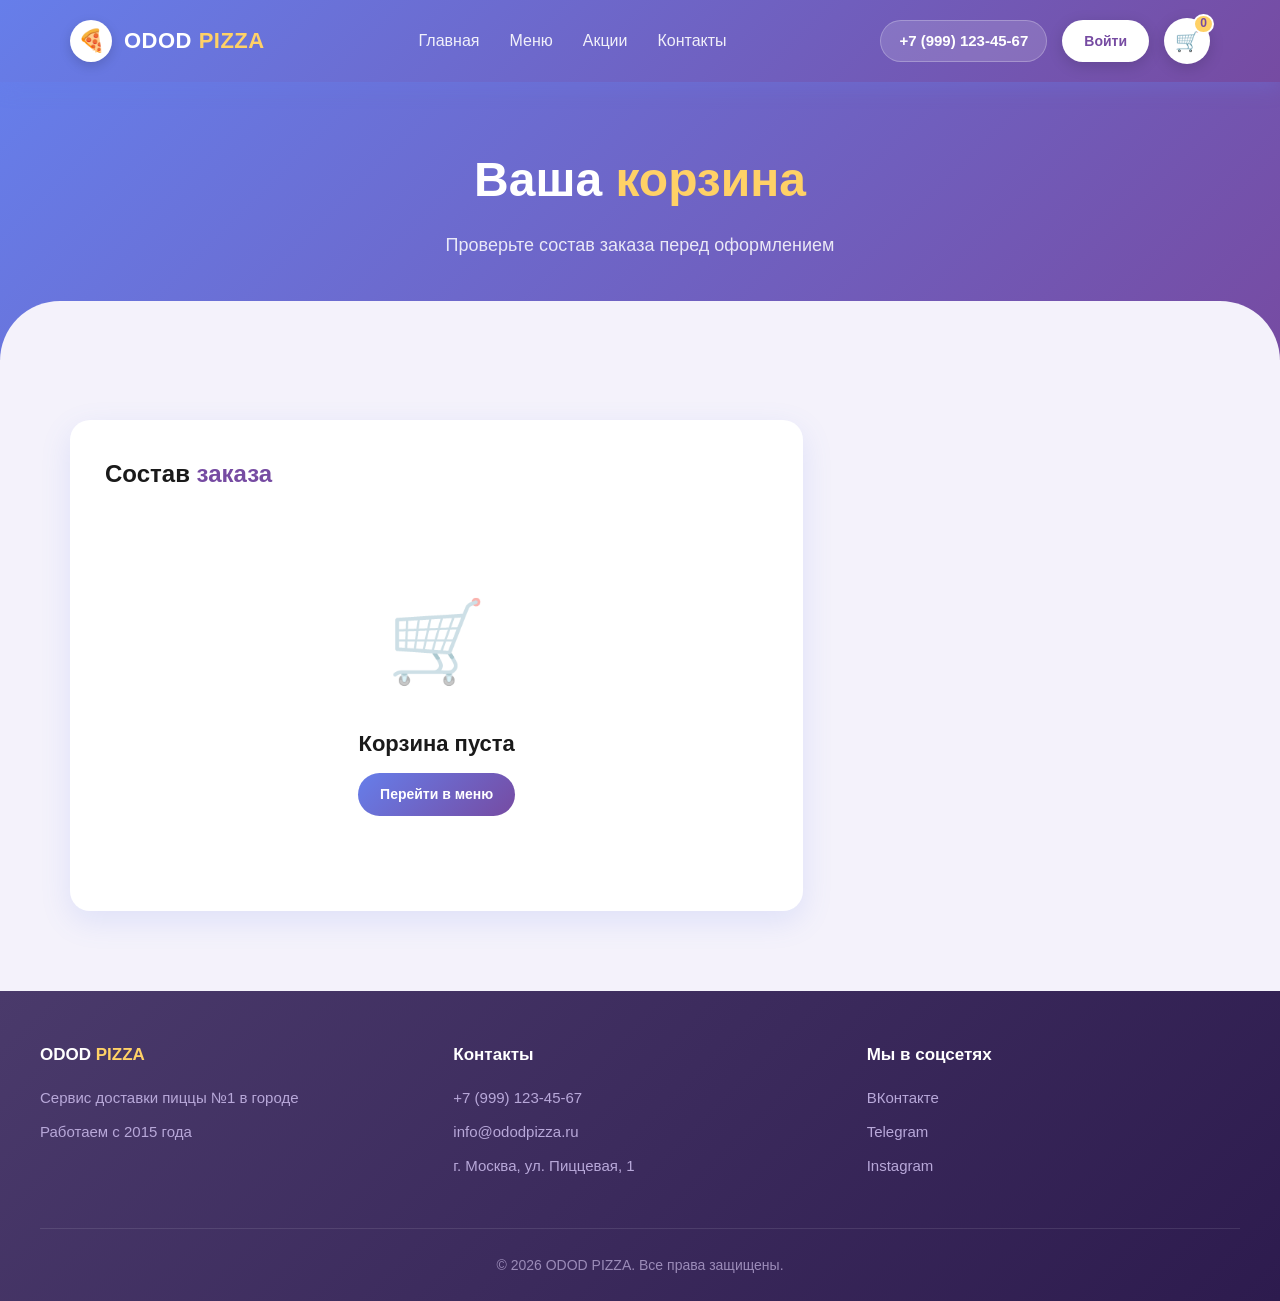
<file: basket.html>
﻿<!DOCTYPE html>
<html lang="ru">
<head>
    <meta charset="UTF-8">
    <meta name="viewport" content="width=device-width, initial-scale=1.0">
    <title>Корзина — ODOD PIZZA</title>
    <link rel="stylesheet" href="pizza.css">
</head>
<body>

    <header>
        <nav class="nav">
            <a href="main.html" class="logo">
                <div class="logo-icon">🍕</div>
                <div class="logo-text">ODOD <span>PIZZA</span></div>
            </a>
            <ul class="nav-links">
                <li><a href="main.html">Главная</a></li>
                <li><a href="menu.html">Меню</a></li>
                <li><a href="discounts.html">Акции</a></li>
                <li><a href="contacts.html">Контакты</a></li>
            </ul>
            <div class="nav-right">
                <a href="tel:+79991234567" class="nav-phone">+7 (999) 123-45-67</a>
                <div id="authBlock"></div>
                <a href="basket.html" class="cart-btn" title="Корзина">
                    🛒
                    <span class="cart-count" id="cartCount">0</span>
                </a>
            </div>
        </nav>
    </header>

    <section class="page-header">
        <h1>Ваша <span>корзина</span></h1>
        <p>Проверьте состав заказа перед оформлением</p>
    </section>

    <section class="basket-section">

        <div class="basket-list">
            <h2>Состав <span>заказа</span></h2>
            <div id="basketItems"></div>
        </div>

        <div class="basket-total" id="basketTotal">
            <h2>Итого</h2>

            <div class="promo-input-block">
                <label for="promoInput">Промокод</label>
                <div class="promo-input-row">
                    <input type="text" id="promoInput" placeholder="Введите код">
                    <button class="promo-apply-btn" id="promoApplyBtn">Применить</button>
                </div>
                <div class="promo-message" id="promoMessage"></div>
                <div id="promoActiveBlock"></div>
            </div>

            <div class="total-row">
                <span>Товары (<span id="totalItems">0</span> шт.)</span>
                <span id="itemsSum">0 ₽</span>
            </div>

            <div class="total-row discount" id="discountRow" style="display:none;">
                <span>Скидка <span id="discountPercent"></span></span>
                <span id="discountAmount">−0 ₽</span>
            </div>

            <div class="total-row free-item" id="freeItemRow" style="display:none;">
                <span>🎁 <span id="freeItemName"></span></span>
                <span>0 ₽</span>
            </div>

            <div class="total-row">
                <span>Доставка</span>
                <span id="delivery">—</span>
            </div>

            <div class="total-row total-final">
                <span>К оплате</span>
                <span id="totalPrice">0 ₽</span>
            </div>

            <button class="checkout-btn" id="checkoutBtn">Оформить заказ</button>
            <button class="clear-btn" id="clearBtn">Очистить корзину</button>
        </div>

    </section>

    <div class="drink-modal-overlay" id="drinkModal">
        <div class="drink-modal">
            <h2>Выберите <span>напиток</span> 🎁</h2>
            <p>Он будет добавлен в корзину бесплатно</p>
            <div class="drink-options" id="drinkOptions"></div>
            <button class="drink-modal-close" onclick="closeDrinkModal()">Отмена</button>
        </div>
    </div>

    <footer>
        <div class="footer-inner">
            <div class="footer-col">
                <h4>ODOD <span>PIZZA</span></h4>
                <p>Сервис доставки пиццы №1 в городе</p>
                <p>Работаем с 2015 года</p>
            </div>
            <div class="footer-col">
                <h4>Контакты</h4>
                <a href="tel:+79991234567">+7 (999) 123-45-67</a>
                <a href="mailto:info@ododpizza.ru">info@ododpizza.ru</a>
                <p>г. Москва, ул. Пиццевая, 1</p>
            </div>
            <div class="footer-col">
                <h4>Мы в соцсетях</h4>
                <a href="#">ВКонтакте</a>
                <a href="#">Telegram</a>
                <a href="#">Instagram</a>
            </div>
        </div>
        <div class="footer-bottom">
            © 2026 ODOD PIZZA. Все права защищены.
        </div>
    </footer>

    <script src="script.js"></script>
</body>
</html>
</file>
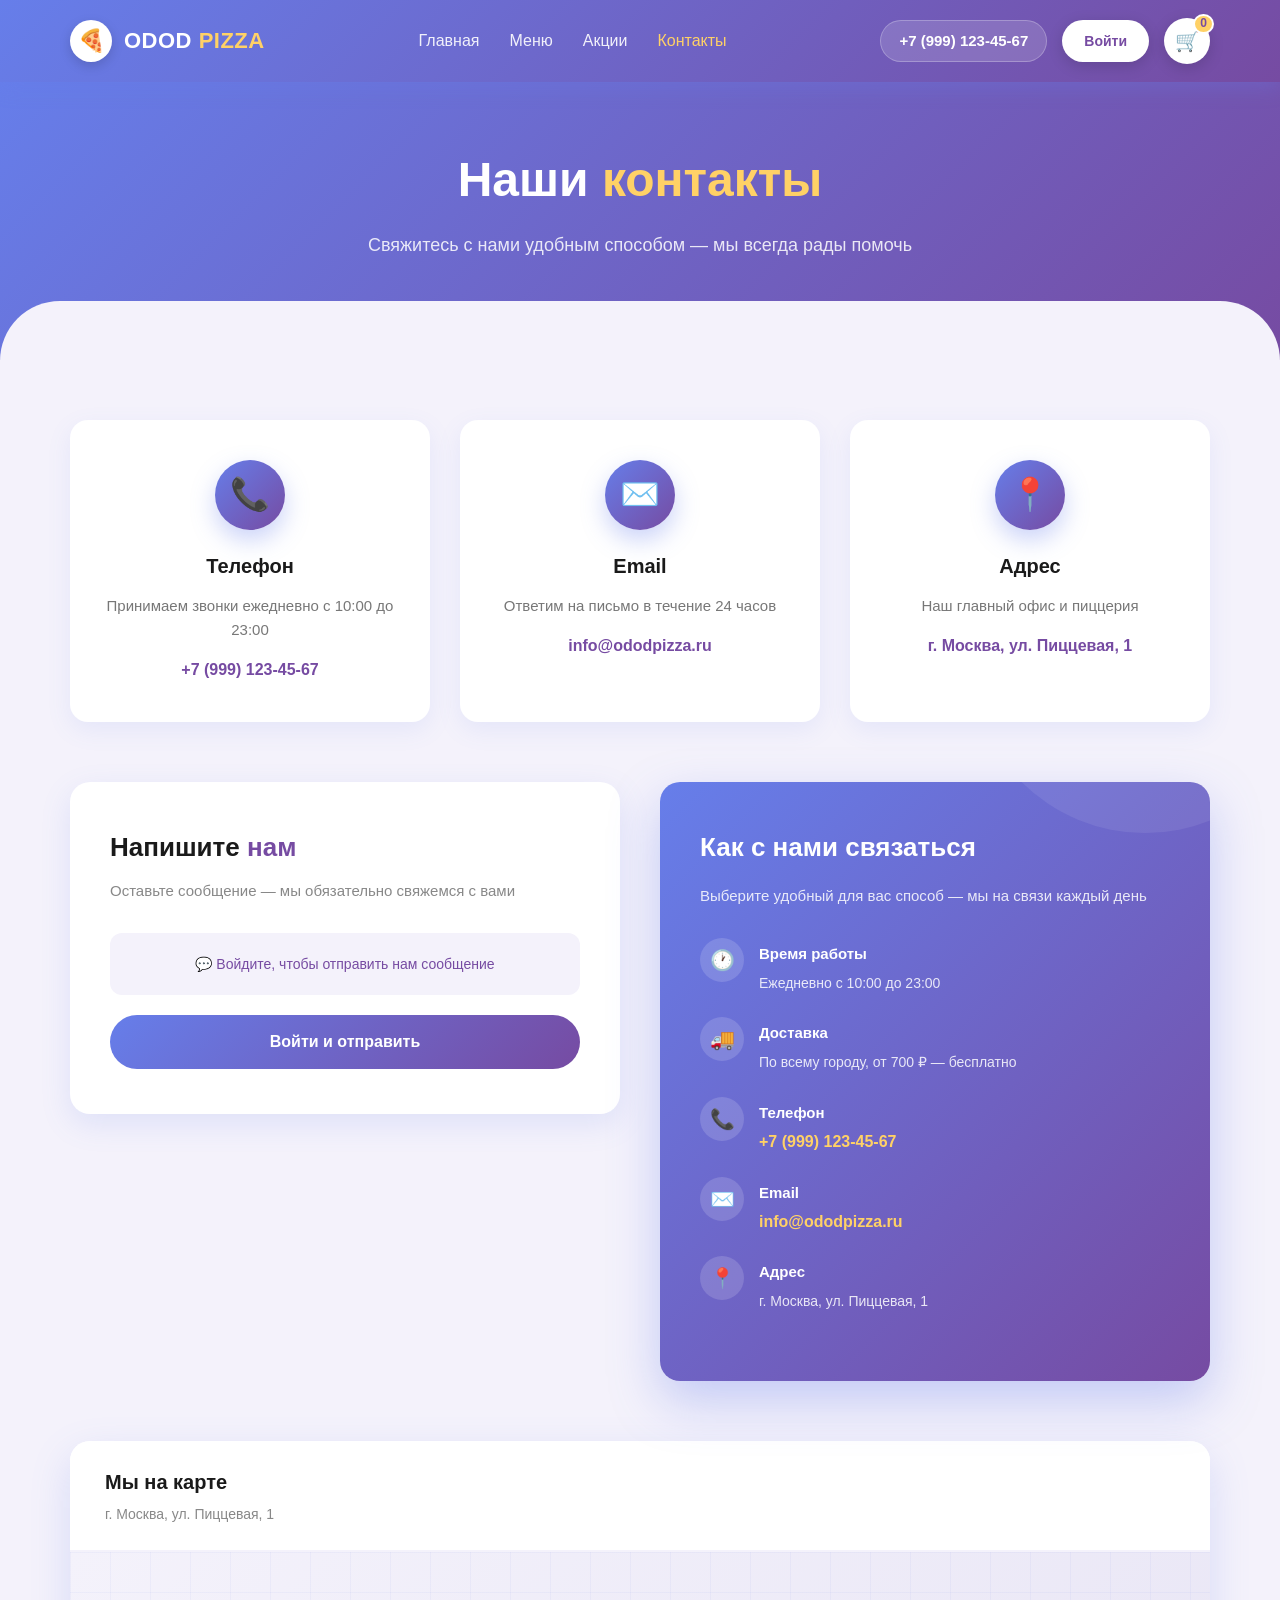
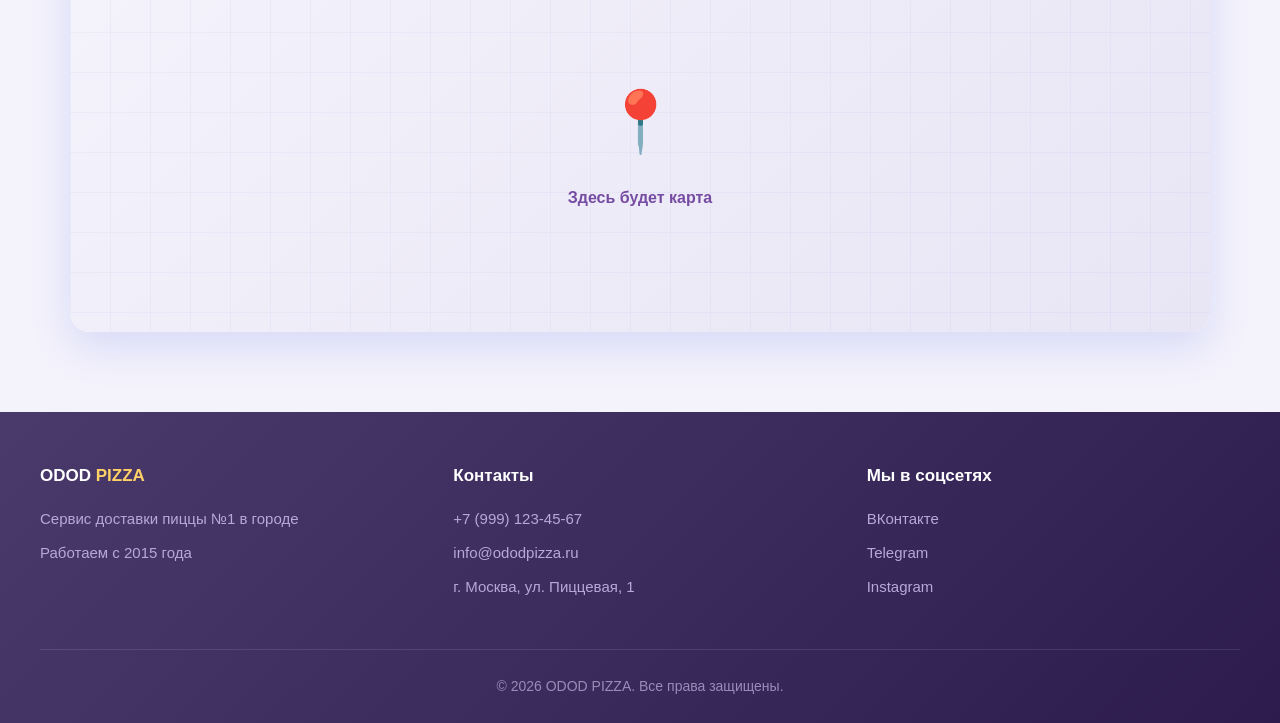
<file: contacts.html>
﻿<!DOCTYPE html>
<html lang="ru">
<head>
    <meta charset="UTF-8">
    <meta name="viewport" content="width=device-width, initial-scale=1.0">
    <title>Контакты — ODOD PIZZA</title>
    <link rel="stylesheet" href="pizza.css">
    <style>
        .contacts-section {
            max-width: 1200px;
            margin: 0 auto;
            padding: 60px 30px 80px;
        }

        .contacts-grid {
            display: grid;
            grid-template-columns: repeat(3, 1fr);
            gap: 30px;
            margin-bottom: 60px;
        }

        .contact-card {
            background: #fff;
            border-radius: 18px;
            padding: 40px 30px;
            text-align: center;
            box-shadow: 0 8px 25px rgba(102, 126, 234, 0.1);
            transition: transform 0.3s, box-shadow 0.3s;
        }

        .contact-card:hover {
            transform: translateY(-8px);
            box-shadow: 0 20px 40px rgba(102, 126, 234, 0.25);
        }

        .contact-icon {
            width: 70px;
            height: 70px;
            border-radius: 50%;
            background: linear-gradient(135deg, #667eea 0%, #764ba2 100%);
            display: flex;
            justify-content: center;
            align-items: center;
            font-size: 32px;
            margin: 0 auto 20px;
            box-shadow: 0 10px 25px rgba(102, 126, 234, 0.35);
        }

        .contact-card h3 {
            font-size: 20px;
            margin-bottom: 12px;
            color: #1a1a1a;
        }

        .contact-card p {
            color: #777;
            font-size: 15px;
            margin-bottom: 15px;
        }

        .contact-card a {
            color: #764ba2;
            text-decoration: none;
            font-weight: 700;
            font-size: 16px;
            transition: color 0.2s;
        }

        .contact-card a:hover {
            color: #667eea;
            text-decoration: underline;
        }

        .contacts-main {
            display: grid;
            grid-template-columns: 1fr 1fr;
            gap: 40px;
            align-items: start;
        }

        .contact-form {
            background: #fff;
            border-radius: 20px;
            padding: 45px 40px;
            box-shadow: 0 10px 30px rgba(102, 126, 234, 0.15);
        }

        .contact-form h2 {
            font-size: 26px;
            margin-bottom: 10px;
            color: #1a1a1a;
        }

        .contact-form h2 span { color: #764ba2; }

        .contact-form > p {
            color: #888;
            font-size: 15px;
            margin-bottom: 30px;
        }

        .form-group { margin-bottom: 20px; }

        .form-group label {
            display: block;
            margin-bottom: 8px;
            color: #555;
            font-weight: 500;
            font-size: 14px;
        }

        .form-group input,
        .form-group textarea {
            width: 100%;
            padding: 12px 15px;
            border: 2px solid #e0e0e0;
            border-radius: 8px;
            font-size: 15px;
            font-family: inherit;
            transition: border-color 0.3s, box-shadow 0.3s;
            outline: none;
            resize: vertical;
        }

        .form-group input:focus,
        .form-group textarea:focus {
            border-color: #667eea;
            box-shadow: 0 0 0 3px rgba(102, 126, 234, 0.15);
        }

        .form-group textarea { min-height: 120px; }

        .contact-form button,
        .login-to-send {
            width: 100%;
            padding: 14px;
            background: linear-gradient(135deg, #667eea 0%, #764ba2 100%);
            color: #fff;
            border: none;
            border-radius: 30px;
            font-size: 16px;
            font-weight: 600;
            cursor: pointer;
            transition: transform 0.2s, box-shadow 0.2s;
            text-decoration: none;
            display: inline-block;
            text-align: center;
            box-sizing: border-box;
        }

        .contact-form button:hover,
        .login-to-send:hover {
            transform: translateY(-2px);
            box-shadow: 0 10px 25px rgba(102, 126, 234, 0.4);
        }

        .login-hint {
            background: #f4f2fb;
            border-radius: 12px;
            padding: 20px;
            text-align: center;
            color: #764ba2;
            font-size: 14px;
            margin-bottom: 20px;
        }

        .contact-info {
            background: linear-gradient(135deg, #667eea 0%, #764ba2 100%);
            border-radius: 20px;
            padding: 45px 40px;
            color: #fff;
            box-shadow: 0 20px 50px rgba(102, 126, 234, 0.35);
            position: relative;
            overflow: hidden;
            height: 100%;
        }

        .contact-info::before {
            content: '';
            position: absolute;
            top: -50%;
            right: -20%;
            width: 350px;
            height: 350px;
            background: rgba(255, 255, 255, 0.08);
            border-radius: 50%;
        }

        .contact-info h2 {
            font-size: 26px;
            margin-bottom: 15px;
            position: relative;
            z-index: 1;
        }

        .contact-info > p {
            color: rgba(255, 255, 255, 0.85);
            font-size: 15px;
            margin-bottom: 30px;
            position: relative;
            z-index: 1;
        }

        .info-item {
            display: flex;
            align-items: flex-start;
            gap: 15px;
            margin-bottom: 22px;
            position: relative;
            z-index: 1;
        }

        .info-item-icon {
            width: 44px;
            height: 44px;
            min-width: 44px;
            border-radius: 50%;
            background: rgba(255, 255, 255, 0.15);
            display: flex;
            justify-content: center;
            align-items: center;
            font-size: 20px;
        }

        .info-item-text { padding-top: 4px; }

        .info-item-text strong {
            display: block;
            font-size: 15px;
            margin-bottom: 4px;
            color: #fff;
        }

        .info-item-text span {
            font-size: 14px;
            color: rgba(255, 255, 255, 0.85);
        }

        .info-item-text a {
            color: #ffd166;
            text-decoration: none;
            font-weight: 600;
            transition: opacity 0.2s;
        }

        .info-item-text a:hover { opacity: 0.8; }

        .map-block {
            margin-top: 60px;
            border-radius: 20px;
            overflow: hidden;
            box-shadow: 0 15px 40px rgba(102, 126, 234, 0.2);
            background: #fff;
        }

        .map-header {
            padding: 25px 35px;
            background: #fff;
            border-bottom: 2px solid #f4f2fb;
        }

        .map-header h3 {
            font-size: 20px;
            color: #1a1a1a;
            margin-bottom: 5px;
        }

        .map-header p {
            font-size: 14px;
            color: #888;
        }

        .map-placeholder {
            height: 380px;
            background: linear-gradient(135deg, #f4f2fb 0%, #e8e5f5 100%);
            display: flex;
            flex-direction: column;
            justify-content: center;
            align-items: center;
            gap: 15px;
            position: relative;
        }

        .map-placeholder::before {
            content: '';
            position: absolute;
            inset: 0;
            background-image:
                linear-gradient(rgba(102, 126, 234, 0.06) 1px, transparent 1px),
                linear-gradient(90deg, rgba(102, 126, 234, 0.06) 1px, transparent 1px);
            background-size: 40px 40px;
        }

        .map-placeholder span {
            font-size: 16px;
            font-weight: 600;
            color: #764ba2;
            position: relative;
            z-index: 1;
        }

        .map-placeholder .pin-icon {
            font-size: 60px;
            position: relative;
            z-index: 1;
            animation: pulse 2s ease-in-out infinite;
        }

        @keyframes pulse {
            0%, 100% { transform: scale(1); }
            50% { transform: scale(1.1); }
        }

        @media (max-width: 900px) {
            .contacts-grid,
            .contacts-main {
                grid-template-columns: 1fr;
            }

            .contact-form,
            .contact-info {
                padding: 35px 25px;
            }

            .contact-info h2,
            .contact-form h2 {
                font-size: 22px;
            }

            .map-placeholder { height: 280px; }
        }
    </style>
</head>
<body>

    <header>
        <nav class="nav">
            <a href="main.html" class="logo">
                <div class="logo-icon">🍕</div>
                <div class="logo-text">ODOD <span>PIZZA</span></div>
            </a>
            <ul class="nav-links">
                <li><a href="main.html">Главная</a></li>
                <li><a href="menu.html">Меню</a></li>
                <li><a href="discounts.html">Акции</a></li>
                <li><a href="contacts.html" class="active">Контакты</a></li>
            </ul>
            <div class="nav-right">
                <a href="tel:+79991234567" class="nav-phone">+7 (999) 123-45-67</a>
                <div id="authBlock"></div>
                <a href="basket.html" class="cart-btn" title="Корзина">
                    🛒
                    <span class="cart-count" id="cartCount">0</span>
                </a>
            </div>
        </nav>
    </header>

    <section class="page-header">
        <h1>Наши <span>контакты</span></h1>
        <p>Свяжитесь с нами удобным способом — мы всегда рады помочь</p>
    </section>

    <section class="contacts-section">

        <div class="contacts-grid">

            <div class="contact-card">
                <div class="contact-icon">📞</div>
                <h3>Телефон</h3>
                <p>Принимаем звонки ежедневно с 10:00 до 23:00</p>
                <a href="tel:+79991234567">+7 (999) 123-45-67</a>
            </div>

            <div class="contact-card">
                <div class="contact-icon">✉️</div>
                <h3>Email</h3>
                <p>Ответим на письмо в течение 24 часов</p>
                <a href="mailto:info@ododpizza.ru">info@ododpizza.ru</a>
            </div>

            <div class="contact-card">
                <div class="contact-icon">📍</div>
                <h3>Адрес</h3>
                <p>Наш главный офис и пиццерия</p>
                <a href="#">г. Москва, ул. Пиццевая, 1</a>
            </div>

        </div>

        <div class="contacts-main">

            <div class="contact-form">
                <h2>Напишите <span>нам</span></h2>
                <p>Оставьте сообщение — мы обязательно свяжемся с вами</p>

                <div id="contactFormArea"></div>
            </div>

            <div class="contact-info">
                <h2>Как с нами связаться</h2>
                <p>Выберите удобный для вас способ — мы на связи каждый день</p>

                <div class="info-item">
                    <div class="info-item-icon">🕐</div>
                    <div class="info-item-text">
                        <strong>Время работы</strong>
                        <span>Ежедневно с 10:00 до 23:00</span>
                    </div>
                </div>

                <div class="info-item">
                    <div class="info-item-icon">🚚</div>
                    <div class="info-item-text">
                        <strong>Доставка</strong>
                        <span>По всему городу, от 700 ₽ — бесплатно</span>
                    </div>
                </div>

                <div class="info-item">
                    <div class="info-item-icon">📞</div>
                    <div class="info-item-text">
                        <strong>Телефон</strong>
                        <a href="tel:+79991234567">+7 (999) 123-45-67</a>
                    </div>
                </div>

                <div class="info-item">
                    <div class="info-item-icon">✉️</div>
                    <div class="info-item-text">
                        <strong>Email</strong>
                        <a href="mailto:info@ododpizza.ru">info@ododpizza.ru</a>
                    </div>
                </div>

                <div class="info-item">
                    <div class="info-item-icon">📍</div>
                    <div class="info-item-text">
                        <strong>Адрес</strong>
                        <span>г. Москва, ул. Пиццевая, 1</span>
                    </div>
                </div>

            </div>

        </div>

        <div class="map-block">
            <div class="map-header">
                <h3>Мы на карте</h3>
                <p>г. Москва, ул. Пиццевая, 1</p>
            </div>
            <div class="map-placeholder">
                <div class="pin-icon">📍</div>
                <span>Здесь будет карта</span>
            </div>
        </div>

    </section>

    <footer>
        <div class="footer-inner">
            <div class="footer-col">
                <h4>ODOD <span>PIZZA</span></h4>
                <p>Сервис доставки пиццы №1 в городе</p>
                <p>Работаем с 2015 года</p>
            </div>
            <div class="footer-col">
                <h4>Контакты</h4>
                <a href="tel:+79991234567">+7 (999) 123-45-67</a>
                <a href="mailto:info@ododpizza.ru">info@ododpizza.ru</a>
                <p>г. Москва, ул. Пиццевая, 1</p>
            </div>
            <div class="footer-col">
                <h4>Мы в соцсетях</h4>
                <a href="#">ВКонтакте</a>
                <a href="#">Telegram</a>
                <a href="#">Instagram</a>
            </div>
        </div>
        <div class="footer-bottom">
            © 2026 ODOD PIZZA. Все права защищены.
        </div>
    </footer>

    <script src="script.js"></script>
</body>
</html>
</file>
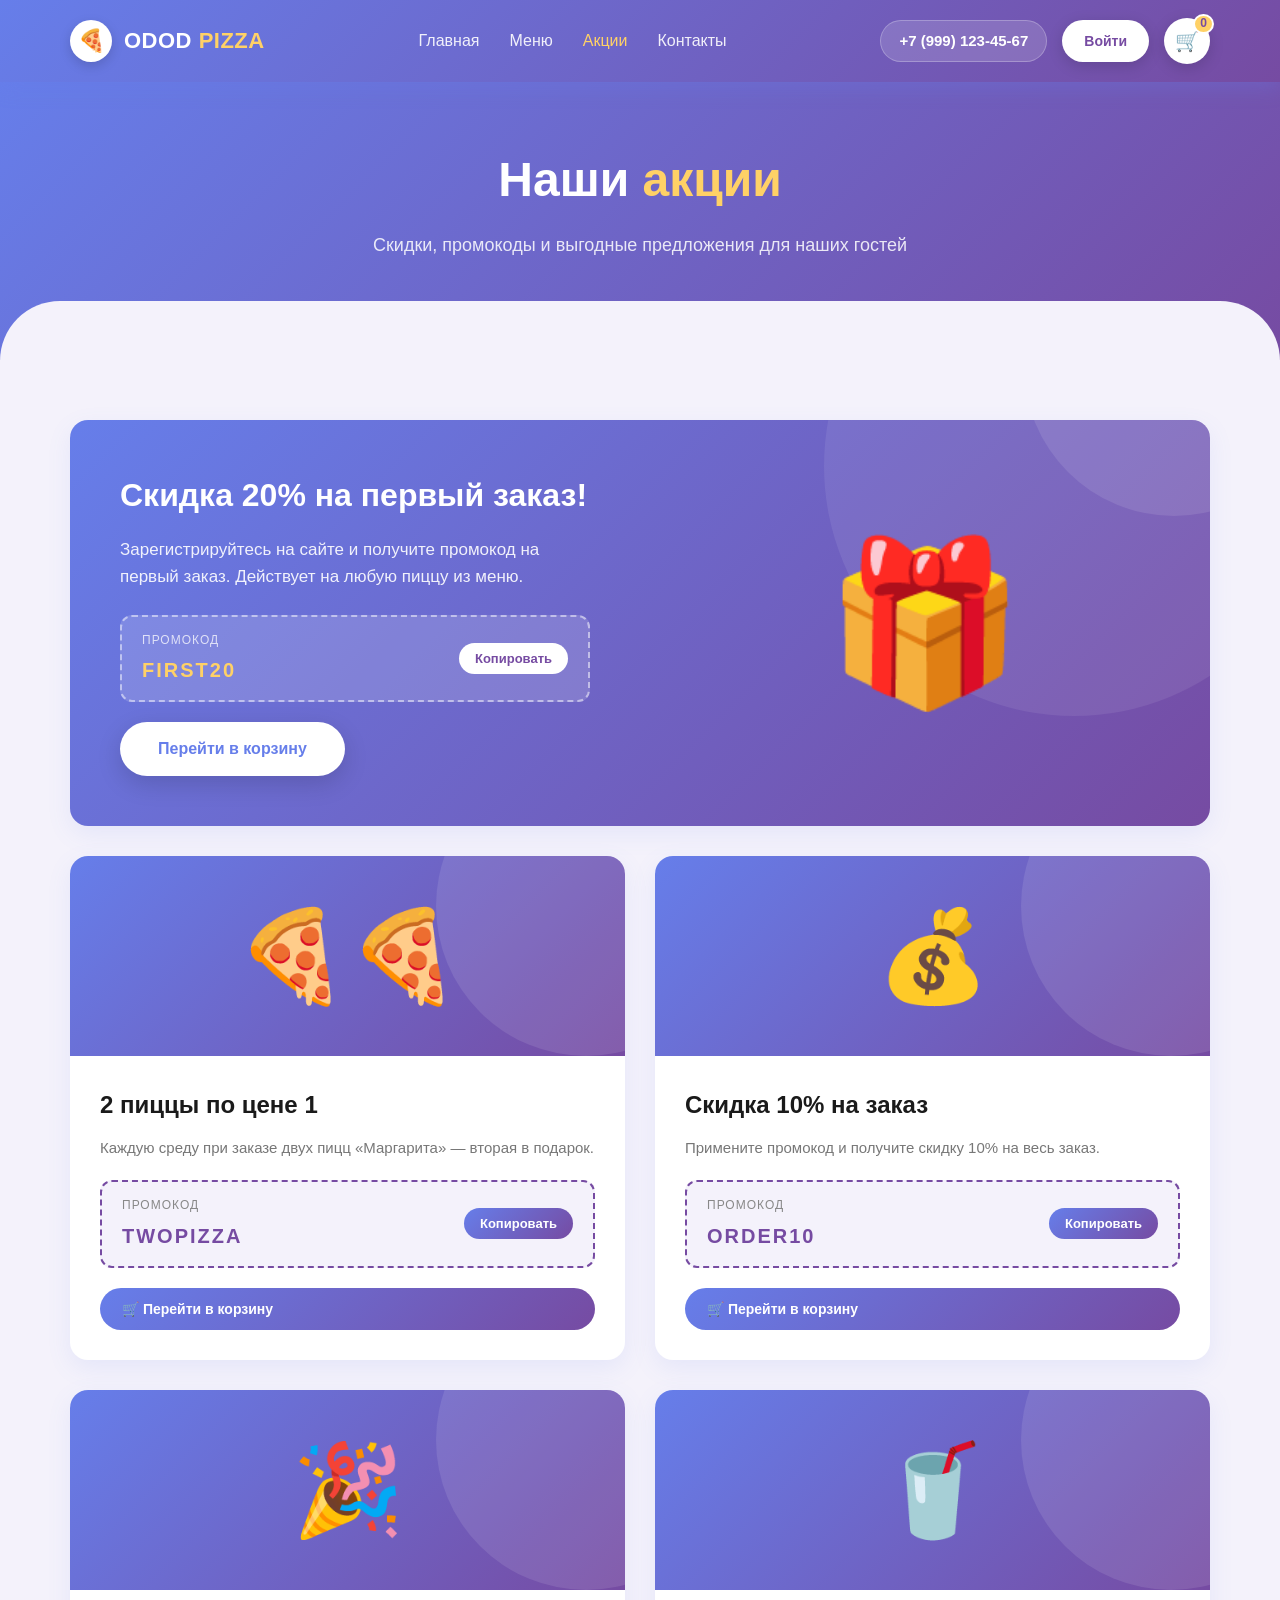
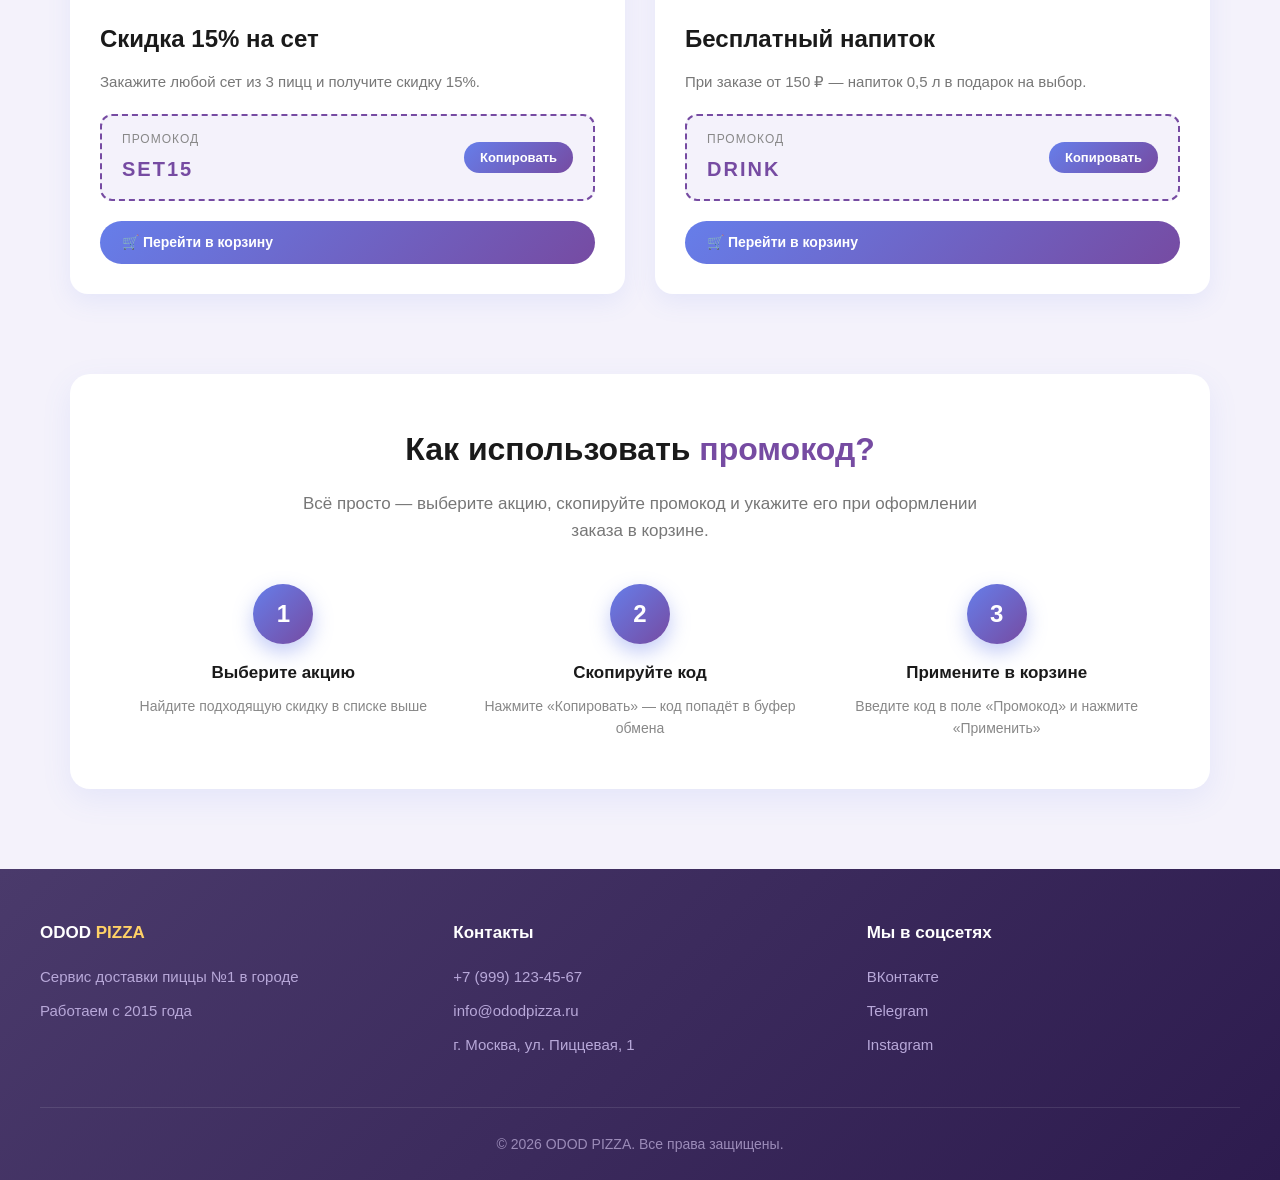
<file: discounts.html>
﻿<!DOCTYPE html>
<html lang="ru">
<head>
    <meta charset="UTF-8">
    <meta name="viewport" content="width=device-width, initial-scale=1.0">
    <title>Акции — ODOD PIZZA</title>
    <link rel="stylesheet" href="pizza.css">
    <style>
        .promo-section {
            max-width: 1200px;
            margin: 0 auto;
            padding: 60px 30px 80px;
        }

        .promo-grid {
            display: grid;
            grid-template-columns: repeat(2, 1fr);
            gap: 30px;
        }

        .promo-card {
            background: #fff;
            border-radius: 18px;
            overflow: hidden;
            box-shadow: 0 8px 25px rgba(102, 126, 234, 0.1);
            transition: transform 0.3s, box-shadow 0.3s;
            display: flex;
            flex-direction: column;
        }

        .promo-card:hover {
            transform: translateY(-8px);
            box-shadow: 0 20px 40px rgba(102, 126, 234, 0.25);
        }

        .promo-card-image {
            height: 200px;
            background: linear-gradient(135deg, #667eea 0%, #764ba2 100%);
            display: flex;
            justify-content: center;
            align-items: center;
            font-size: 90px;
            position: relative;
            overflow: hidden;
        }

        .promo-card-image::before {
            content: '';
            position: absolute;
            top: -50%;
            right: -20%;
            width: 300px;
            height: 300px;
            background: rgba(255, 255, 255, 0.1);
            border-radius: 50%;
        }

        .promo-card-body {
            padding: 30px;
            display: flex;
            flex-direction: column;
            flex: 1;
        }

        .promo-card-body h3 {
            font-size: 24px;
            margin-bottom: 12px;
            color: #1a1a1a;
        }

        .promo-card-body p {
            color: #777;
            font-size: 15px;
            margin-bottom: 20px;
            flex: 1;
        }

        .promo-code {
            display: flex;
            align-items: center;
            justify-content: space-between;
            background: #f4f2fb;
            border: 2px dashed #764ba2;
            border-radius: 12px;
            padding: 14px 20px;
            margin-bottom: 20px;
        }

        .promo-code-label {
            font-size: 12px;
            color: #888;
            text-transform: uppercase;
            letter-spacing: 1px;
            margin-bottom: 4px;
        }

        .promo-code-value {
            font-size: 20px;
            font-weight: 800;
            color: #764ba2;
            letter-spacing: 2px;
        }

        .promo-code-copy {
            background: linear-gradient(135deg, #667eea 0%, #764ba2 100%);
            color: #fff;
            border: none;
            padding: 8px 16px;
            border-radius: 30px;
            font-weight: 600;
            font-size: 13px;
            cursor: pointer;
            transition: transform 0.2s, box-shadow 0.2s;
        }

        .promo-code-copy:hover {
            transform: translateY(-2px);
            box-shadow: 0 8px 20px rgba(102, 126, 234, 0.4);
        }

        .promo-card-wide {
            grid-column: 1 / -1;
            background: linear-gradient(135deg, #667eea 0%, #764ba2 100%);
            color: #fff;
            display: grid;
            grid-template-columns: 1fr 1fr;
            align-items: center;
            overflow: hidden;
            position: relative;
        }

        .promo-card-wide::before {
            content: '';
            position: absolute;
            top: -50%;
            right: -10%;
            width: 500px;
            height: 500px;
            background: rgba(255, 255, 255, 0.08);
            border-radius: 50%;
        }

        .promo-card-wide .promo-card-body {
            padding: 50px;
            position: relative;
            z-index: 1;
        }

        .promo-card-wide .promo-card-body h3 {
            font-size: 32px;
            color: #fff;
            margin-bottom: 15px;
        }

        .promo-card-wide .promo-card-body p {
            color: rgba(255, 255, 255, 0.9);
            font-size: 17px;
            margin-bottom: 25px;
        }

        .promo-card-wide .promo-code {
            background: rgba(255, 255, 255, 0.15);
            border-color: rgba(255, 255, 255, 0.5);
        }

        .promo-card-wide .promo-code-label {
            color: rgba(255, 255, 255, 0.75);
        }

        .promo-card-wide .promo-code-value {
            color: #ffd166;
        }

        .promo-card-wide .promo-code-copy {
            background: #fff;
            color: #764ba2;
        }

        .promo-card-wide .promo-card-image {
            background: transparent;
            font-size: 160px;
            height: 100%;
            min-height: 280px;
        }

        .promo-card-wide .btn-light {
            align-self: flex-start;
        }

        .info-block {
            max-width: 1200px;
            margin: 0 auto;
            padding: 0 30px 80px;
        }

        .info-inner {
            background: #fff;
            border-radius: 20px;
            padding: 50px;
            box-shadow: 0 10px 30px rgba(102, 126, 234, 0.1);
            text-align: center;
        }

        .info-inner h2 {
            font-size: 32px;
            margin-bottom: 15px;
            color: #1a1a1a;
        }

        .info-inner h2 span {
            color: #764ba2;
        }

        .info-inner p {
            color: #777;
            font-size: 17px;
            max-width: 700px;
            margin: 0 auto 30px;
        }

        .info-steps {
            display: grid;
            grid-template-columns: repeat(3, 1fr);
            gap: 30px;
            margin-top: 40px;
        }

        .info-step {
            text-align: center;
        }

        .info-step-number {
            width: 60px;
            height: 60px;
            border-radius: 50%;
            background: linear-gradient(135deg, #667eea 0%, #764ba2 100%);
            color: #fff;
            display: flex;
            justify-content: center;
            align-items: center;
            font-size: 24px;
            font-weight: 800;
            margin: 0 auto 15px;
            box-shadow: 0 8px 20px rgba(102, 126, 234, 0.4);
        }

        .info-step h4 {
            font-size: 17px;
            color: #1a1a1a;
            margin-bottom: 8px;
        }

        .info-step p {
            font-size: 14px;
            color: #888;
            margin: 0;
        }

        @media (max-width: 900px) {
            .promo-grid {
                grid-template-columns: 1fr;
            }

            .promo-card-wide {
                grid-template-columns: 1fr;
            }

            .promo-card-wide .promo-card-body {
                padding: 35px 25px;
            }

            .promo-card-wide .promo-card-body h3 {
                font-size: 24px;
            }

            .promo-card-wide .promo-card-image {
                font-size: 110px;
                min-height: 180px;
                order: -1;
            }

            .info-inner {
                padding: 35px 25px;
            }

            .info-inner h2 {
                font-size: 24px;
            }

            .info-steps {
                grid-template-columns: 1fr;
            }
        }
    </style>
</head>
<body>

    <header>
        <nav class="nav">
            <a href="main.html" class="logo">
                <div class="logo-icon">🍕</div>
                <div class="logo-text">ODOD <span>PIZZA</span></div>
            </a>
            <ul class="nav-links">
                <li><a href="main.html">Главная</a></li>
                <li><a href="menu.html">Меню</a></li>
                <li><a href="discounts.html" class="active">Акции</a></li>
                <li><a href="contacts.html">Контакты</a></li>
            </ul>
            <div class="nav-right">
                <a href="tel:+79991234567" class="nav-phone">+7 (999) 123-45-67</a>
                <div id="authBlock"></div>
                <a href="basket.html" class="cart-btn" title="Корзина">
                    🛒
                    <span class="cart-count" id="cartCount">0</span>
                </a>
            </div>
        </nav>
    </header>

    <section class="page-header">
        <h1>Наши <span>акции</span></h1>
        <p>Скидки, промокоды и выгодные предложения для наших гостей</p>
    </section>

    <section class="promo-section">
        <div class="promo-grid">

            <div class="promo-card promo-card-wide">
                <div class="promo-card-body">
                    <h3>Скидка 20% на первый заказ!</h3>
                    <p>Зарегистрируйтесь на сайте и получите промокод на первый заказ. Действует на любую пиццу из меню.</p>
                    <div class="promo-code">
                        <div>
                            <div class="promo-code-label">Промокод</div>
                            <div class="promo-code-value">FIRST20</div>
                        </div>
                        <button class="promo-code-copy" data-code="FIRST20">Копировать</button>
                    </div>
                    <a href="basket.html" class="btn-light">Перейти в корзину</a>
                </div>
                <div class="promo-card-image">🎁</div>
            </div>

            <div class="promo-card">
                <div class="promo-card-image">🍕🍕</div>
                <div class="promo-card-body">
                    <h3>2 пиццы по цене 1</h3>
                    <p>Каждую среду при заказе двух пицц «Маргарита» — вторая в подарок.</p>
                    <div class="promo-code">
                        <div>
                            <div class="promo-code-label">Промокод</div>
                            <div class="promo-code-value">TWOPIZZA</div>
                        </div>
                        <button class="promo-code-copy" data-code="TWOPIZZA">Копировать</button>
                    </div>
                    <a href="basket.html" class="btn-small" style="text-decoration:none;">🛒 Перейти в корзину</a>
                </div>
            </div>

            <div class="promo-card">
                <div class="promo-card-image">💰</div>
                <div class="promo-card-body">
                    <h3>Скидка 10% на заказ</h3>
                    <p>Примените промокод и получите скидку 10% на весь заказ.</p>
                    <div class="promo-code">
                        <div>
                            <div class="promo-code-label">Промокод</div>
                            <div class="promo-code-value">ORDER10</div>
                        </div>
                        <button class="promo-code-copy" data-code="ORDER10">Копировать</button>
                    </div>
                    <a href="basket.html" class="btn-small" style="text-decoration:none;">🛒 Перейти в корзину</a>
                </div>
            </div>

            <div class="promo-card">
                <div class="promo-card-image">🎉</div>
                <div class="promo-card-body">
                    <h3>Скидка 15% на сет</h3>
                    <p>Закажите любой сет из 3 пицц и получите скидку 15%.</p>
                    <div class="promo-code">
                        <div>
                            <div class="promo-code-label">Промокод</div>
                            <div class="promo-code-value">SET15</div>
                        </div>
                        <button class="promo-code-copy" data-code="SET15">Копировать</button>
                    </div>
                    <a href="basket.html" class="btn-small" style="text-decoration:none;">🛒 Перейти в корзину</a>
                </div>
            </div>

            <div class="promo-card">
                <div class="promo-card-image">🥤</div>
                <div class="promo-card-body">
                    <h3>Бесплатный напиток</h3>
                    <p>При заказе от 150 ₽ — напиток 0,5 л в подарок на выбор.</p>
                    <div class="promo-code">
                        <div>
                            <div class="promo-code-label">Промокод</div>
                            <div class="promo-code-value">DRINK</div>
                        </div>
                        <button class="promo-code-copy" data-code="DRINK">Копировать</button>
                    </div>
                    <a href="basket.html" class="btn-small" style="text-decoration:none;">🛒 Перейти в корзину</a>
                </div>
            </div>

        </div>
    </section>

    <section class="info-block">
        <div class="info-inner">
            <h2>Как использовать <span>промокод?</span></h2>
            <p>Всё просто — выберите акцию, скопируйте промокод и укажите его при оформлении заказа в корзине.</p>

            <div class="info-steps">
                <div class="info-step">
                    <div class="info-step-number">1</div>
                    <h4>Выберите акцию</h4>
                    <p>Найдите подходящую скидку в списке выше</p>
                </div>
                <div class="info-step">
                    <div class="info-step-number">2</div>
                    <h4>Скопируйте код</h4>
                    <p>Нажмите «Копировать» — код попадёт в буфер обмена</p>
                </div>
                <div class="info-step">
                    <div class="info-step-number">3</div>
                    <h4>Примените в корзине</h4>
                    <p>Введите код в поле «Промокод» и нажмите «Применить»</p>
                </div>
            </div>
        </div>
    </section>

    <footer>
        <div class="footer-inner">
            <div class="footer-col">
                <h4>ODOD <span>PIZZA</span></h4>
                <p>Сервис доставки пиццы №1 в городе</p>
                <p>Работаем с 2015 года</p>
            </div>
            <div class="footer-col">
                <h4>Контакты</h4>
                <a href="tel:+79991234567">+7 (999) 123-45-67</a>
                <a href="mailto:info@ododpizza.ru">info@ododpizza.ru</a>
                <p>г. Москва, ул. Пиццевая, 1</p>
            </div>
            <div class="footer-col">
                <h4>Мы в соцсетях</h4>
                <a href="#">ВКонтакте</a>
                <a href="#">Telegram</a>
                <a href="#">Instagram</a>
            </div>
        </div>
        <div class="footer-bottom">
            © 2026 ODOD PIZZA. Все права защищены.
        </div>
    </footer>

    <script src="script.js"></script>
</body>
</html>
</file>
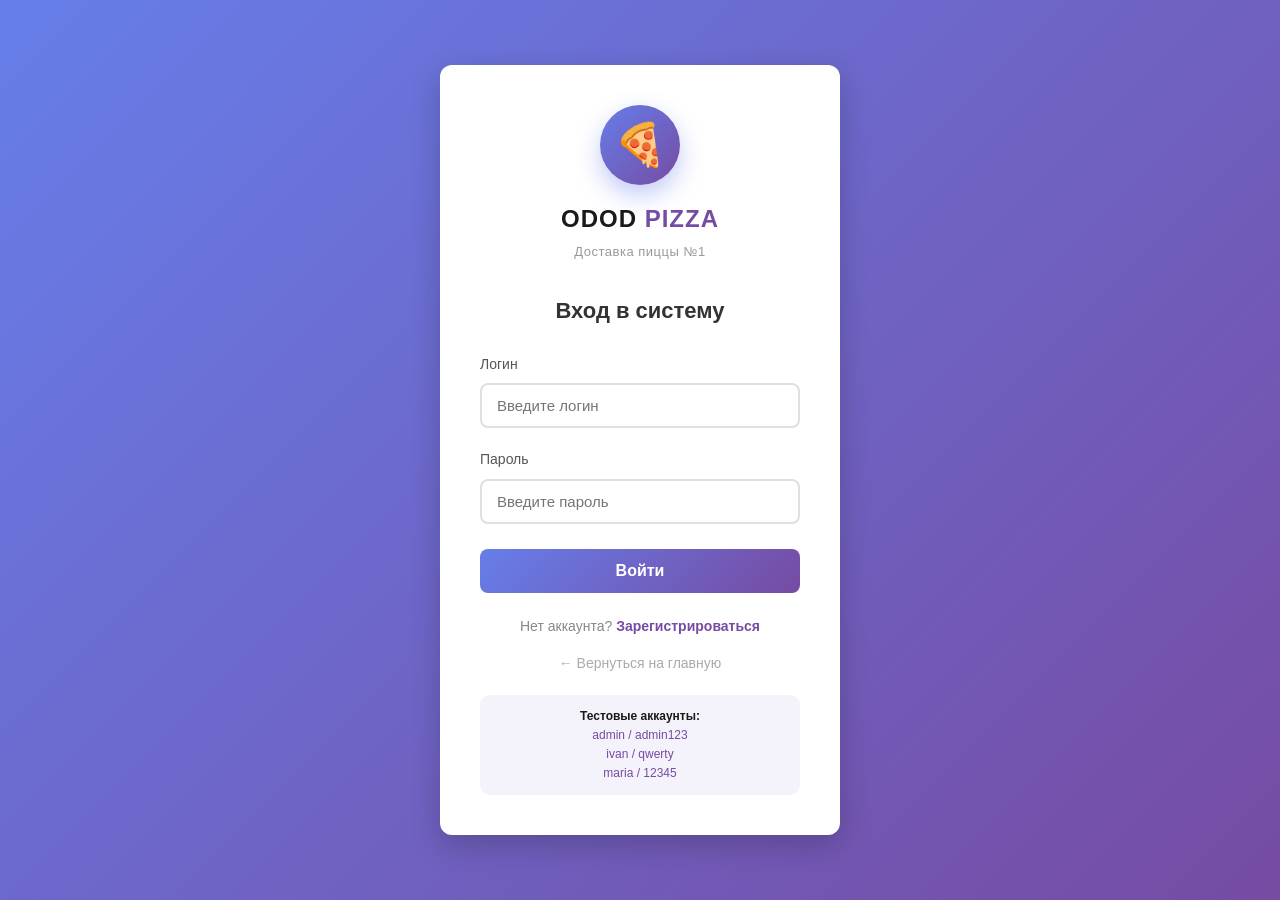
<file: index2.html>
﻿<!DOCTYPE html>
<html lang="ru">
<head>
    <meta charset="UTF-8">
    <meta name="viewport" content="width=device-width, initial-scale=1.0">
    <title>Вход — ODOD PIZZA</title>
    <link rel="stylesheet" href="pizza.css">
    <style>
        body {
            min-height: 100vh;
            display: flex;
            justify-content: center;
            align-items: center;
            background: linear-gradient(135deg, #667eea 0%, #764ba2 100%);
            padding: 20px;
        }

        .login-container {
            background: #ffffff;
            padding: 40px;
            border-radius: 12px;
            box-shadow: 0 10px 30px rgba(0, 0, 0, 0.2);
            width: 100%;
            max-width: 400px;
        }

        .login-logo {
            display: flex;
            flex-direction: column;
            align-items: center;
            margin-bottom: 30px;
        }

        .login-logo-icon {
            width: 80px;
            height: 80px;
            border-radius: 50%;
            background: linear-gradient(135deg, #667eea 0%, #764ba2 100%);
            display: flex;
            justify-content: center;
            align-items: center;
            font-size: 42px;
            box-shadow: 0 10px 25px rgba(102, 126, 234, 0.4);
            margin-bottom: 15px;
        }

        .login-logo-text {
            font-size: 24px;
            font-weight: 800;
            color: #1a1a1a;
            letter-spacing: 1px;
        }

        .login-logo-text span { color: #764ba2; }

        .login-logo-subtitle {
            font-size: 13px;
            color: #999;
            margin-top: 4px;
            letter-spacing: 0.5px;
        }

        .login-container h2 {
            text-align: center;
            margin-bottom: 25px;
            color: #333;
            font-size: 22px;
            font-weight: 600;
        }

        .form-group { margin-bottom: 20px; }

        .form-group label {
            display: block;
            margin-bottom: 8px;
            color: #555;
            font-weight: 500;
            font-size: 14px;
        }

        .form-group input {
            width: 100%;
            padding: 12px 15px;
            border: 2px solid #e0e0e0;
            border-radius: 8px;
            font-size: 15px;
            transition: border-color 0.3s, box-shadow 0.3s;
            outline: none;
        }

        .form-group input:focus {
            border-color: #667eea;
            box-shadow: 0 0 0 3px rgba(102, 126, 234, 0.15);
        }

        .login-btn {
            width: 100%;
            padding: 13px;
            background: linear-gradient(135deg, #667eea 0%, #764ba2 100%);
            color: #fff;
            border: none;
            border-radius: 8px;
            font-size: 16px;
            font-weight: 600;
            cursor: pointer;
            transition: transform 0.2s, box-shadow 0.2s;
            margin-top: 5px;
        }

        .login-btn:hover {
            transform: translateY(-2px);
            box-shadow: 0 8px 20px rgba(102, 126, 234, 0.4);
        }

        .form-message {
            margin-top: 12px;
            font-size: 13px;
            font-weight: 600;
            text-align: center;
            display: none;
        }

        .form-message.success { color: #4a9428; display: block; }
        .form-message.error { color: #c92c39; display: block; }

        .login-footer {
            text-align: center;
            margin-top: 22px;
            font-size: 14px;
            color: #888;
        }

        .login-footer a {
            color: #764ba2;
            text-decoration: none;
            font-weight: 600;
        }

        .login-footer a:hover { text-decoration: underline; }

        .back-link {
            display: block;
            text-align: center;
            margin-top: 15px;
            font-size: 14px;
            color: #aaa;
            text-decoration: none;
        }

        .back-link:hover { color: #764ba2; }

        .hint-box {
            margin-top: 20px;
            padding: 12px 15px;
            background: #f4f2fb;
            border-radius: 10px;
            font-size: 12px;
            color: #764ba2;
            text-align: center;
            line-height: 1.6;
        }

        .hint-box strong { color: #1a1a1a; }
    </style>
</head>
<body>
    <div class="login-container">

        <div class="login-logo">
            <div class="login-logo-icon">🍕</div>
            <div class="login-logo-text">ODOD <span>PIZZA</span></div>
            <div class="login-logo-subtitle">Доставка пиццы №1</div>
        </div>

        <h2>Вход в систему</h2>

        <form id="loginForm">
            <div class="form-group">
                <label for="login">Логин</label>
                <input type="text" id="login" name="login" placeholder="Введите логин" required>
            </div>
            <div class="form-group">
                <label for="password">Пароль</label>
                <input type="password" id="password" name="password" placeholder="Введите пароль" required>
            </div>
            <button type="submit" class="login-btn">Войти</button>
            <div class="form-message" id="formMessage"></div>
        </form>

        <div class="login-footer">
            Нет аккаунта? <a href="registration.html">Зарегистрироваться</a>
        </div>
        <a href="main.html" class="back-link">← Вернуться на главную</a>

        <div class="hint-box">
            <strong>Тестовые аккаунты:</strong><br>
            admin / admin123<br>
            ivan / qwerty<br>
            maria / 12345
        </div>

    </div>
    <script src="script.js"></script>
</body>
</html>
</file>
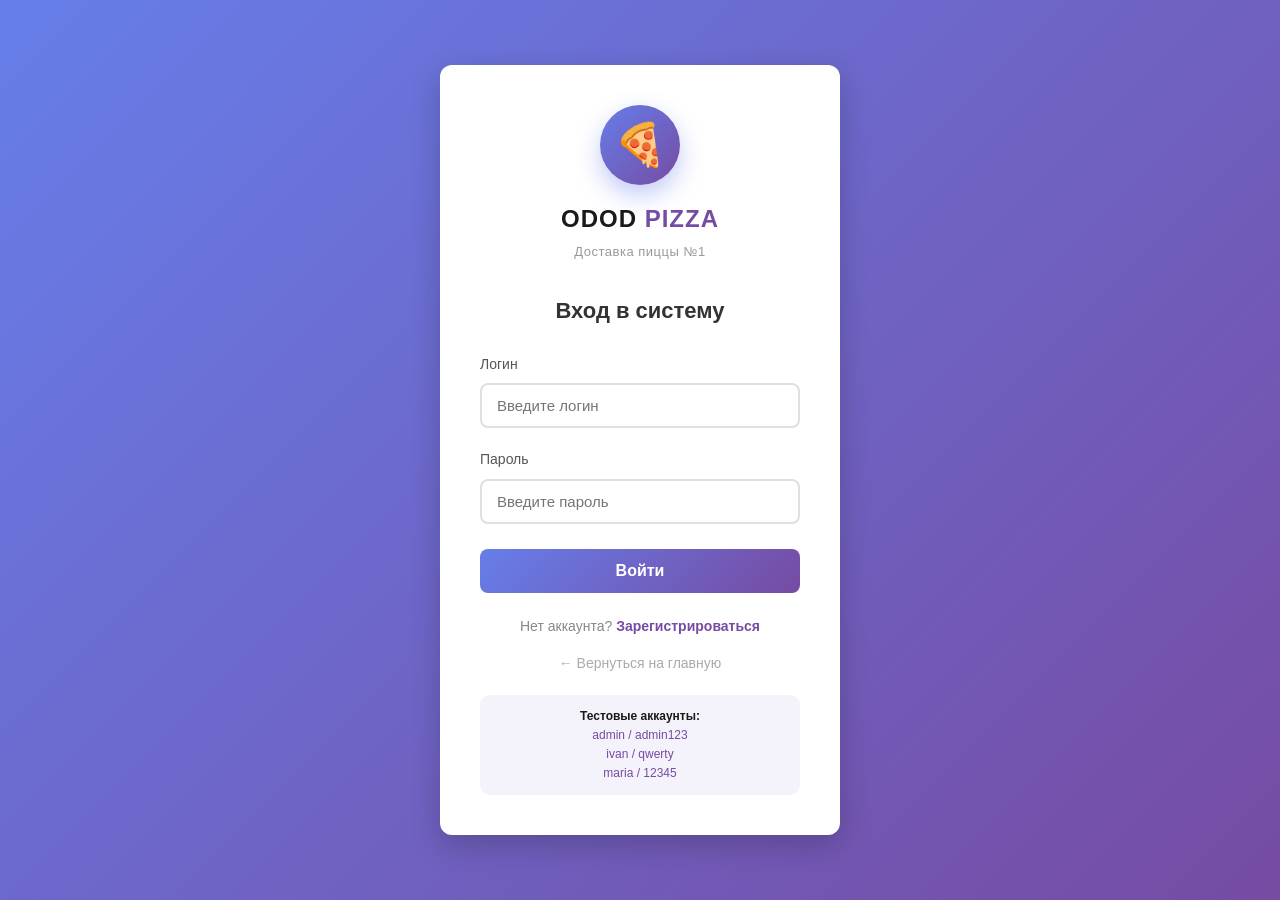
<file: profile.html>
﻿<!DOCTYPE html>
<html lang="ru">
<head>
    <meta charset="UTF-8">
    <meta name="viewport" content="width=device-width, initial-scale=1.0">
    <title>Профиль — ODOD PIZZA</title>
    <link rel="stylesheet" href="pizza.css">
</head>
<body>

    <header>
        <nav class="nav">
            <a href="main.html" class="logo">
                <div class="logo-icon">🍕</div>
                <div class="logo-text">ODOD <span>PIZZA</span></div>
            </a>
            <ul class="nav-links">
                <li><a href="main.html">Главная</a></li>
                <li><a href="menu.html">Меню</a></li>
                <li><a href="discounts.html">Акции</a></li>
                <li><a href="contacts.html">Контакты</a></li>
            </ul>
            <div class="nav-right">
                <a href="tel:+79991234567" class="nav-phone">+7 (999) 123-45-67</a>
                <div id="authBlock"></div>
                <a href="basket.html" class="cart-btn" title="Корзина">
                    🛒
                    <span class="cart-count" id="cartCount">0</span>
                </a>
            </div>
        </nav>
    </header>

    <section class="page-header">
        <h1>Мой <span>профиль</span></h1>
        <p id="profileSubtitle">Загрузка...</p>
    </section>

    <section class="profile-section" id="profileContent">
        <!-- Рендерится через JS -->
    </section>

    <!-- МОДАЛКА ОТЗЫВА -->
    <div class="drink-modal-overlay" id="reviewModal">
        <div class="drink-modal">
            <h2>Оставить <span>отзыв</span></h2>
            <p>Оцените заказ и напишите комментарий</p>
            <div class="star-rating" id="starRating">
                <span class="star" data-rating="1">★</span>
                <span class="star" data-rating="2">★</span>
                <span class="star" data-rating="3">★</span>
                <span class="star" data-rating="4">★</span>
                <span class="star" data-rating="5">★</span>
            </div>
            <div class="form-group" style="margin-top: 20px;">
                <label for="reviewComment">Комментарий</label>
                <textarea id="reviewComment" placeholder="Расскажите, как вам заказ..." rows="4" style="width:100%; padding:12px 15px; border:2px solid #e0e0e0; border-radius:10px; font-size:14px; outline:none; font-family:inherit; resize:vertical;"></textarea>
            </div>
            <div class="promo-message" id="reviewMessage"></div>
            <button class="checkout-btn" id="reviewSubmitBtn" style="margin-top: 15px;">Отправить отзыв</button>
            <button class="drink-modal-close" onclick="closeReviewModal()">Отмена</button>
        </div>
    </div>

    <!-- МОДАЛКА ОТВЕТА НА FEEDBACK (для админа) -->
    <div class="drink-modal-overlay" id="replyModal">
        <div class="drink-modal">
            <h2>Ответ на <span>обращение</span></h2>
            <p id="replyModalSubtitle">Обращение №</p>
            <div class="reply-modal-quote" id="replyModalQuote"></div>
            
            <div class="form-group">
                <!-- НОВАЯ КНОПКА ИИ -->
                <button type="button" class="btn-reply" id="aiSuggestBtn" style="width: 100%; margin-bottom: 10px;">✨ Предложить ответ с помощью ИИ</button>
                
                <label for="replyText">Ваш ответ</label>
                <textarea id="replyText" class="reply-modal-textarea" placeholder="Напишите ответ пользователю..."></textarea>
            </div>
            <div class="promo-message" id="replyMessage"></div>
            <div class="reply-modal-actions">
                <button class="checkout-btn" id="replySubmitBtn">Отправить ответ</button>
                <button class="drink-modal-close" onclick="closeReplyModal()">Отмена</button>
            </div>
        </div>
    </div>

    <footer>
        <div class="footer-inner">
            <div class="footer-col"><h4>ODOD <span>PIZZA</span></h4><p>Сервис доставки пиццы №1 в городе</p><p>Работаем с 2015 года</p></div>
            <div class="footer-col"><h4>Контакты</h4><a href="tel:+79991234567">+7 (999) 123-45-67</a><a href="mailto:info@ododpizza.ru">info@ododpizza.ru</a><p>г. Москва, ул. Пиццевая, 1</p></div>
            <div class="footer-col"><h4>Мы в соцсетях</h4><a href="#">ВКонтакте</a><a href="#">Telegram</a><a href="#">Instagram</a></div>
        </div>
        <div class="footer-bottom">© 2026 ODOD PIZZA. Все права защищены.</div>
    </footer>
    <script src="script.js"></script>
</body>
</html>
</file>
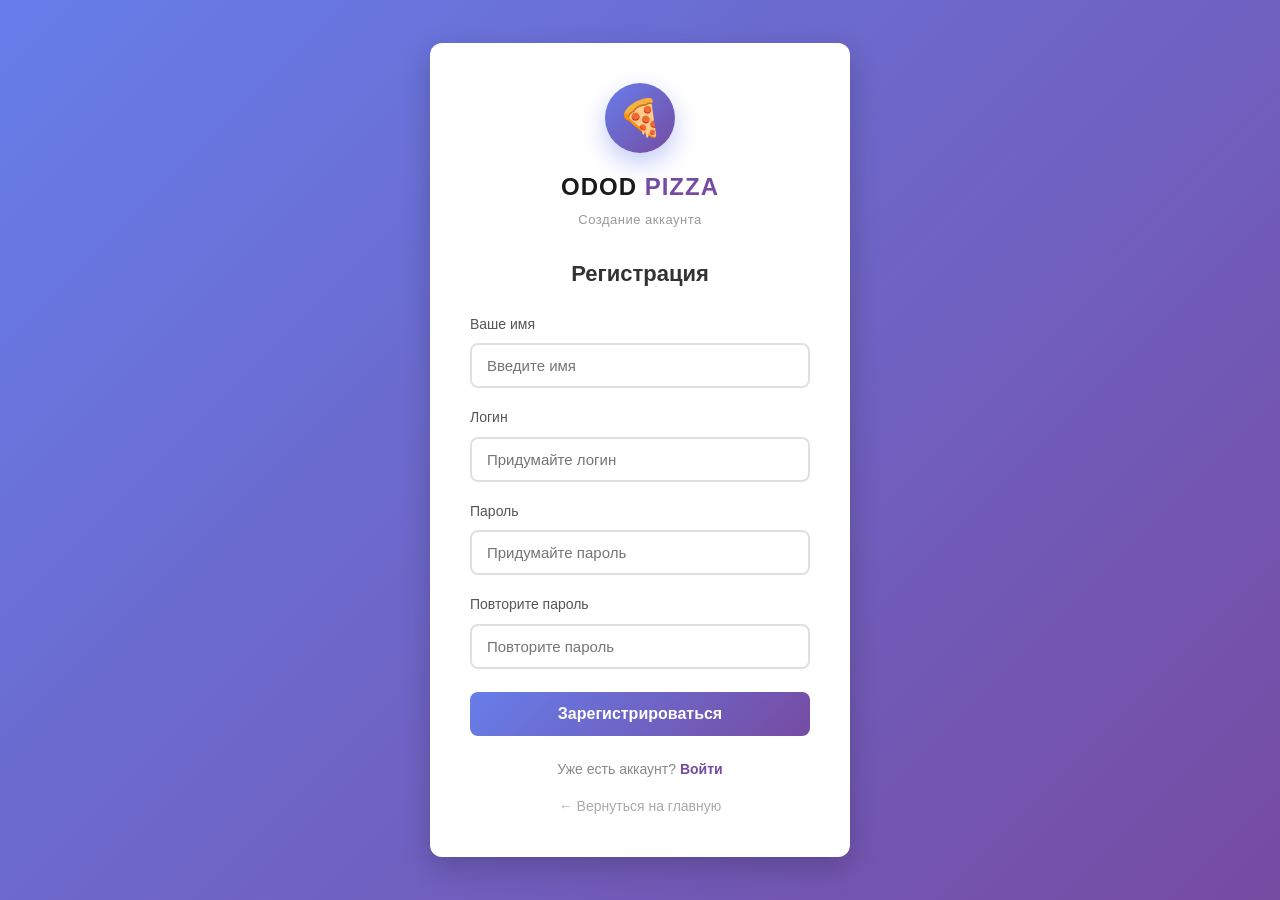
<file: registration.html>
﻿<!DOCTYPE html>
<html lang="ru">
<head>
    <meta charset="UTF-8">
    <meta name="viewport" content="width=device-width, initial-scale=1.0">
    <title>Регистрация — ODOD PIZZA</title>
    <link rel="stylesheet" href="pizza.css">
    <style>
        body {
            min-height: 100vh;
            display: flex;
            justify-content: center;
            align-items: center;
            background: linear-gradient(135deg, #667eea 0%, #764ba2 100%);
            padding: 20px;
        }

        .login-container {
            background: #ffffff;
            padding: 40px;
            border-radius: 12px;
            box-shadow: 0 10px 30px rgba(0, 0, 0, 0.2);
            width: 100%;
            max-width: 420px;
        }

        .login-logo {
            display: flex;
            flex-direction: column;
            align-items: center;
            margin-bottom: 25px;
        }

        .login-logo-icon {
            width: 70px;
            height: 70px;
            border-radius: 50%;
            background: linear-gradient(135deg, #667eea 0%, #764ba2 100%);
            display: flex;
            justify-content: center;
            align-items: center;
            font-size: 36px;
            box-shadow: 0 10px 25px rgba(102, 126, 234, 0.4);
            margin-bottom: 15px;
        }

        .login-logo-text {
            font-size: 24px;
            font-weight: 800;
            color: #1a1a1a;
            letter-spacing: 1px;
        }

        .login-logo-text span { color: #764ba2; }

        .login-logo-subtitle {
            font-size: 13px;
            color: #999;
            margin-top: 4px;
            letter-spacing: 0.5px;
        }

        .login-container h2 {
            text-align: center;
            margin-bottom: 22px;
            color: #333;
            font-size: 22px;
            font-weight: 600;
        }

        .form-group { margin-bottom: 18px; }

        .form-group label {
            display: block;
            margin-bottom: 8px;
            color: #555;
            font-weight: 500;
            font-size: 14px;
        }

        .form-group input {
            width: 100%;
            padding: 12px 15px;
            border: 2px solid #e0e0e0;
            border-radius: 8px;
            font-size: 15px;
            transition: border-color 0.3s, box-shadow 0.3s;
            outline: none;
        }

        .form-group input:focus {
            border-color: #667eea;
            box-shadow: 0 0 0 3px rgba(102, 126, 234, 0.15);
        }

        .login-btn {
            width: 100%;
            padding: 13px;
            background: linear-gradient(135deg, #667eea 0%, #764ba2 100%);
            color: #fff;
            border: none;
            border-radius: 8px;
            font-size: 16px;
            font-weight: 600;
            cursor: pointer;
            transition: transform 0.2s, box-shadow 0.2s;
            margin-top: 5px;
        }

        .login-btn:hover {
            transform: translateY(-2px);
            box-shadow: 0 8px 20px rgba(102, 126, 234, 0.4);
        }

        .form-message {
            margin-top: 12px;
            font-size: 13px;
            font-weight: 600;
            text-align: center;
            display: none;
        }

        .form-message.success { color: #4a9428; display: block; }
        .form-message.error { color: #c92c39; display: block; }

        .login-footer {
            text-align: center;
            margin-top: 22px;
            font-size: 14px;
            color: #888;
        }

        .login-footer a {
            color: #764ba2;
            text-decoration: none;
            font-weight: 600;
        }

        .login-footer a:hover { text-decoration: underline; }

        .back-link {
            display: block;
            text-align: center;
            margin-top: 15px;
            font-size: 14px;
            color: #aaa;
            text-decoration: none;
        }

        .back-link:hover { color: #764ba2; }
    </style>
</head>
<body>
    <div class="login-container">

        <div class="login-logo">
            <div class="login-logo-icon">🍕</div>
            <div class="login-logo-text">ODOD <span>PIZZA</span></div>
            <div class="login-logo-subtitle">Создание аккаунта</div>
        </div>

        <h2>Регистрация</h2>

        <form id="registerForm">
            <div class="form-group">
                <label for="name">Ваше имя</label>
                <input type="text" id="name" name="name" placeholder="Введите имя" required>
            </div>
            <div class="form-group">
                <label for="login">Логин</label>
                <input type="text" id="login" name="login" placeholder="Придумайте логин" required>
            </div>
            <div class="form-group">
                <label for="password">Пароль</label>
                <input type="password" id="password" name="password" placeholder="Придумайте пароль" required minlength="4">
            </div>
            <div class="form-group">
                <label for="password2">Повторите пароль</label>
                <input type="password" id="password2" name="password2" placeholder="Повторите пароль" required minlength="4">
            </div>

            <button type="submit" class="login-btn">Зарегистрироваться</button>
            <div class="form-message" id="formMessage"></div>
        </form>

        <div class="login-footer">
            Уже есть аккаунт? <a href="index2.html">Войти</a>
        </div>
        <a href="main.html" class="back-link">← Вернуться на главную</a>

    </div>
    <script src="script.js"></script>
</body>
</html>
</file>
<file: pizza.css>
﻿/* ============================================
   ODOD PIZZA — общие стили для всех страниц
   ============================================ */

/* ===== СБРОС И БАЗА ===== */
* {
    margin: 0;
    padding: 0;
    box-sizing: border-box;
    font-family: 'Segoe UI', Tahoma, sans-serif;
}

body {
    background: #f4f2fb;
    color: #2b2b2b;
    line-height: 1.6;
}

/* ============================================
   ШАПКА
   ============================================ */
header {
    background: linear-gradient(135deg, #667eea 0%, #764ba2 100%);
    box-shadow: 0 4px 20px rgba(102, 126, 234, 0.3);
    position: sticky;
    top: 0;
    z-index: 100;
}

.nav {
    max-width: 1200px;
    margin: 0 auto;
    padding: 18px 30px;
    display: flex;
    justify-content: space-between;
    align-items: center;
    gap: 20px;
}

.logo {
    display: flex;
    align-items: center;
    gap: 12px;
    text-decoration: none;
}

.logo-icon {
    width: 42px;
    height: 42px;
    border-radius: 50%;
    background: #fff;
    display: flex;
    justify-content: center;
    align-items: center;
    font-size: 22px;
    box-shadow: 0 4px 12px rgba(0, 0, 0, 0.15);
}

.logo-text {
    font-size: 22px;
    font-weight: 800;
    color: #fff;
    letter-spacing: 0.5px;
}

.logo-text span { color: #ffd166; }

.nav-links {
    display: flex;
    gap: 30px;
    list-style: none;
}

.nav-links a {
    text-decoration: none;
    color: rgba(255, 255, 255, 0.9);
    font-weight: 500;
    transition: color 0.2s;
}

.nav-links a:hover,
.nav-links a.active { color: #ffd166; }

.nav-right {
    display: flex;
    align-items: center;
    gap: 15px;
}

.nav-phone {
    font-weight: 700;
    color: #fff;
    font-size: 15px;
    background: rgba(255, 255, 255, 0.15);
    padding: 8px 18px;
    border-radius: 30px;
    border: 1px solid rgba(255, 255, 255, 0.25);
    text-decoration: none;
}

/* ============================================
   БЛОК АВТОРИЗАЦИИ
   ============================================ */
#authBlock { display: flex; align-items: center; }

.user-info {
    display: flex;
    align-items: center;
    gap: 10px;
    background: rgba(255, 255, 255, 0.15);
    padding: 6px 8px 6px 16px;
    border-radius: 30px;
    border: 1px solid rgba(255, 255, 255, 0.25);
}

.user-name-wrap {
    position: relative;
    display: inline-flex;
    align-items: center;
    gap: 6px;
}

.user-name {
    color: #fff;
    font-weight: 600;
    font-size: 14px;
    white-space: nowrap;
    text-decoration: none;
    transition: color 0.2s;
}

.user-name:hover { color: #ffd166; }

/* Красная точка непрочитанных */
.unread-dot {
    width: 10px;
    height: 10px;
    border-radius: 50%;
    background: #ff3b3b;
    display: inline-block;
    box-shadow: 0 0 0 2px rgba(255, 255, 255, 0.4);
    animation: pulseDot 1.5s ease-in-out infinite;
}

@keyframes pulseDot {
    0%, 100% { transform: scale(1); opacity: 1; }
    50% { transform: scale(1.15); opacity: 0.85; }
}

.logout-btn {
    background: #fff;
    color: #764ba2;
    border: none;
    padding: 6px 14px;
    border-radius: 20px;
    font-size: 12px;
    font-weight: 700;
    cursor: pointer;
    transition: transform 0.2s, box-shadow 0.2s;
    white-space: nowrap;
}

.logout-btn:hover {
    transform: translateY(-1px);
    box-shadow: 0 4px 12px rgba(0, 0, 0, 0.2);
}

.login-link {
    background: #fff;
    color: #764ba2;
    text-decoration: none;
    font-weight: 700;
    font-size: 14px;
    padding: 10px 22px;
    border-radius: 30px;
    transition: transform 0.2s, box-shadow 0.2s;
    white-space: nowrap;
    box-shadow: 0 4px 15px rgba(0, 0, 0, 0.15);
}

.login-link:hover {
    transform: translateY(-2px);
    box-shadow: 0 8px 20px rgba(0, 0, 0, 0.25);
}

/* ============================================
   КОРЗИНА
   ============================================ */
.cart-btn {
    position: relative;
    background: #fff;
    border: none;
    width: 46px;
    height: 46px;
    border-radius: 50%;
    display: flex;
    justify-content: center;
    align-items: center;
    cursor: pointer;
    box-shadow: 0 4px 15px rgba(0, 0, 0, 0.15);
    transition: transform 0.2s, box-shadow 0.2s;
    font-size: 20px;
    text-decoration: none;
    color: inherit;
}

.cart-btn:hover {
    transform: translateY(-2px);
    box-shadow: 0 8px 20px rgba(0, 0, 0, 0.25);
}

.cart-count {
    position: absolute;
    top: -4px;
    right: -4px;
    background: #ffd166;
    color: #764ba2;
    font-size: 12px;
    font-weight: 700;
    min-width: 20px;
    height: 20px;
    border-radius: 50%;
    display: flex;
    justify-content: center;
    align-items: center;
    padding: 0 5px;
    border: 2px solid #fff;
}

/* ============================================
   ЗАГОЛОВОК СТРАНИЦЫ
   ============================================ */
.page-header {
    background: linear-gradient(135deg, #667eea 0%, #764ba2 100%);
    padding: 60px 30px 100px;
    text-align: center;
    color: #fff;
    position: relative;
}

.page-header::after {
    content: '';
    position: absolute;
    bottom: -1px;
    left: 0;
    right: 0;
    height: 60px;
    background: #f4f2fb;
    border-radius: 60px 60px 0 0;
}

.page-header h1 {
    font-size: 48px;
    margin-bottom: 12px;
    position: relative;
    z-index: 1;
}

.page-header h1 span { color: #ffd166; }

.page-header p {
    font-size: 18px;
    color: rgba(255, 255, 255, 0.85);
    position: relative;
    z-index: 1;
}

/* ============================================
   КНОПКИ
   ============================================ */
.btn-primary {
    display: inline-block;
    background: #fff;
    color: #667eea;
    padding: 16px 40px;
    border-radius: 50px;
    text-decoration: none;
    font-weight: 700;
    font-size: 16px;
    border: none;
    cursor: pointer;
    transition: transform 0.2s, box-shadow 0.2s;
    box-shadow: 0 8px 25px rgba(0, 0, 0, 0.15);
}

.btn-primary:hover {
    transform: translateY(-3px);
    box-shadow: 0 12px 30px rgba(0, 0, 0, 0.25);
}

.btn-small {
    background: linear-gradient(135deg, #667eea 0%, #764ba2 100%);
    color: #fff;
    border: none;
    padding: 10px 22px;
    border-radius: 30px;
    font-weight: 600;
    cursor: pointer;
    font-size: 14px;
    transition: transform 0.2s, box-shadow 0.2s;
    display: inline-flex;
    align-items: center;
    gap: 6px;
}

.btn-small:hover {
    transform: translateY(-2px);
    box-shadow: 0 8px 20px rgba(102, 126, 234, 0.4);
}

.btn-light {
    background: #fff;
    color: #667eea;
    padding: 14px 38px;
    border-radius: 50px;
    text-decoration: none;
    font-weight: 700;
    display: inline-block;
    transition: transform 0.2s, box-shadow 0.2s;
    position: relative;
    z-index: 1;
    box-shadow: 0 8px 25px rgba(0, 0, 0, 0.15);
}

.btn-light:hover {
    transform: scale(1.05);
    box-shadow: 0 12px 30px rgba(0, 0, 0, 0.25);
}

/* ============================================
   КАРТОЧКИ ПИЦЦ
   ============================================ */
.pizza-card {
    background: #fff;
    border-radius: 18px;
    overflow: hidden;
    transition: transform 0.3s, box-shadow 0.3s;
    box-shadow: 0 8px 25px rgba(102, 126, 234, 0.1);
    display: flex;
    flex-direction: column;
}

.pizza-card:hover {
    transform: translateY(-8px);
    box-shadow: 0 20px 40px rgba(102, 126, 234, 0.25);
}

.pizza-card-image {
    height: 220px;
    position: relative;
    overflow: hidden;
    background: #f4f2fb;
}

.pizza-card-image img {
    width: 100%;
    height: 100%;
    object-fit: cover;
    transition: transform 0.5s;
    display: block;
}

.pizza-card:hover .pizza-card-image img {
    transform: scale(1.08);
}

.pizza-badge {
    position: absolute;
    top: 15px;
    left: 15px;
    background: #ffd166;
    color: #764ba2;
    font-size: 12px;
    font-weight: 700;
    padding: 6px 14px;
    border-radius: 30px;
    text-transform: uppercase;
    letter-spacing: 0.5px;
    z-index: 2;
}

.pizza-card-body {
    padding: 24px;
    display: flex;
    flex-direction: column;
    flex: 1;
}

.pizza-card-body h3 {
    font-size: 20px;
    margin-bottom: 8px;
    color: #1a1a1a;
}

.pizza-card-body p {
    color: #777;
    font-size: 14px;
    margin-bottom: 18px;
    flex: 1;
}

.pizza-card-footer {
    display: flex;
    justify-content: space-between;
    align-items: center;
}

.price {
    font-size: 22px;
    font-weight: 700;
    color: #764ba2;
}

/* ============================================
   СЕКЦИИ
   ============================================ */
.section-title {
    text-align: center;
    font-size: 36px;
    margin-bottom: 10px;
    color: #1a1a1a;
}

.section-title span { color: #764ba2; }

.section-subtitle {
    text-align: center;
    color: #888;
    margin-bottom: 40px;
    font-size: 16px;
}

/* ============================================
   БАННЕР
   ============================================ */
.promo {
    max-width: 1200px;
    margin: 0 auto;
    padding: 0 30px 80px;
}

.promo-inner {
    background: linear-gradient(135deg, #667eea 0%, #764ba2 100%);
    border-radius: 24px;
    padding: 55px;
    text-align: center;
    color: #fff;
    box-shadow: 0 20px 50px rgba(102, 126, 234, 0.35);
    position: relative;
    overflow: hidden;
}

.promo-inner::before {
    content: '';
    position: absolute;
    top: -50%;
    right: -10%;
    width: 400px;
    height: 400px;
    background: rgba(255, 255, 255, 0.08);
    border-radius: 50%;
}

.promo-inner h2 {
    font-size: 32px;
    margin-bottom: 15px;
    position: relative;
    z-index: 1;
}

.promo-inner p {
    font-size: 17px;
    margin-bottom: 28px;
    opacity: 0.9;
    position: relative;
    z-index: 1;
}

/* ============================================
   ФУТЕР
   ============================================ */
footer {
    background: linear-gradient(135deg, #4a3a6b 0%, #2d1b4e 100%);
    color: #ccc;
    padding: 50px 30px 25px;
}

.footer-inner {
    max-width: 1200px;
    margin: 0 auto;
    display: grid;
    grid-template-columns: repeat(3, 1fr);
    gap: 40px;
    margin-bottom: 40px;
}

.footer-col h4 {
    color: #fff;
    margin-bottom: 18px;
    font-size: 17px;
}

.footer-col h4 span { color: #ffd166; }

.footer-col p,
.footer-col a {
    color: #b8a8d9;
    text-decoration: none;
    font-size: 15px;
    display: block;
    margin-bottom: 10px;
    transition: color 0.2s;
}

.footer-col a:hover { color: #ffd166; }

.footer-bottom {
    max-width: 1200px;
    margin: 0 auto;
    padding-top: 25px;
    border-top: 1px solid rgba(255, 255, 255, 0.1);
    text-align: center;
    color: #9b8bb8;
    font-size: 14px;
}

/* ============================================
   КОРЗИНА — СТРАНИЦА
   ============================================ */
.basket-section {
    max-width: 1200px;
    margin: 0 auto;
    padding: 60px 30px 80px;
    display: grid;
    grid-template-columns: 2fr 1fr;
    gap: 40px;
    align-items: start;
}

.basket-list {
    background: #fff;
    border-radius: 20px;
    padding: 35px;
    box-shadow: 0 10px 30px rgba(102, 126, 234, 0.15);
}

.basket-list h2 {
    font-size: 24px;
    margin-bottom: 25px;
    color: #1a1a1a;
}

.basket-list h2 span { color: #764ba2; }

.basket-item {
    display: grid;
    grid-template-columns: 90px 1fr auto auto;
    gap: 20px;
    align-items: center;
    padding: 20px 0;
    border-bottom: 1px solid #f0eefa;
}

.basket-item:last-child { border-bottom: none; }

.basket-item-image {
    width: 90px;
    height: 90px;
    border-radius: 14px;
    overflow: hidden;
    background: #f4f2fb;
    flex-shrink: 0;
    position: relative;
}

.basket-item-image img {
    width: 100%;
    height: 100%;
    object-fit: cover;
    display: block;
}

.free-badge {
    position: absolute;
    top: 5px;
    left: 5px;
    background: #4a9428;
    color: #fff;
    font-size: 10px;
    font-weight: 700;
    padding: 3px 8px;
    border-radius: 10px;
    text-transform: uppercase;
    letter-spacing: 0.5px;
}

.basket-item-info h3 {
    font-size: 18px;
    color: #1a1a1a;
    margin-bottom: 6px;
}

.basket-item-info p {
    font-size: 13px;
    color: #888;
}

.basket-item-info p.free-price {
    color: #4a9428;
    font-weight: 700;
}

.quantity-control {
    display: flex;
    align-items: center;
    gap: 8px;
    background: #f4f2fb;
    border-radius: 30px;
    padding: 5px;
}

.quantity-btn {
    width: 32px;
    height: 32px;
    border: none;
    border-radius: 50%;
    background: #fff;
    color: #764ba2;
    font-size: 18px;
    font-weight: 700;
    cursor: pointer;
    display: flex;
    justify-content: center;
    align-items: center;
    transition: all 0.2s;
    box-shadow: 0 2px 6px rgba(102, 126, 234, 0.15);
}

.quantity-btn:hover {
    background: linear-gradient(135deg, #667eea 0%, #764ba2 100%);
    color: #fff;
    transform: scale(1.1);
}

.quantity-btn:disabled {
    opacity: 0.3;
    cursor: not-allowed;
}

.quantity-btn:disabled:hover {
    background: #fff;
    color: #764ba2;
    transform: none;
}

.quantity-value {
    min-width: 28px;
    text-align: center;
    font-weight: 700;
    font-size: 16px;
    color: #1a1a1a;
}

.basket-item-right {
    display: flex;
    flex-direction: column;
    align-items: flex-end;
    gap: 8px;
}

.basket-item-price {
    font-size: 18px;
    font-weight: 700;
    color: #764ba2;
    white-space: nowrap;
}

.basket-item-price.free { color: #4a9428; }

.remove-btn {
    background: none;
    border: none;
    color: #c92c39;
    font-size: 13px;
    font-weight: 600;
    cursor: pointer;
    display: flex;
    align-items: center;
    gap: 4px;
    padding: 4px 8px;
    border-radius: 8px;
    transition: background 0.2s;
}

.remove-btn:hover { background: #ffe5e5; }

.empty-basket {
    text-align: center;
    padding: 60px 20px;
}

.empty-basket-icon {
    font-size: 80px;
    margin-bottom: 20px;
    opacity: 0.4;
}

.empty-basket h3 {
    font-size: 22px;
    color: #1a1a1a;
    margin-bottom: 12px;
}

.empty-basket p {
    color: #888;
    font-size: 15px;
    margin-bottom: 25px;
}

.basket-total {
    background: #fff;
    border-radius: 20px;
    padding: 35px;
    box-shadow: 0 10px 30px rgba(102, 126, 234, 0.15);
    position: sticky;
    top: 100px;
}

.basket-total h2 {
    font-size: 22px;
    margin-bottom: 25px;
    color: #1a1a1a;
}

/* ПРОМОКОД */
.promo-input-block {
    margin-bottom: 25px;
    padding-bottom: 25px;
    border-bottom: 2px dashed #e0e0e0;
}

.promo-input-block label {
    display: block;
    font-size: 13px;
    color: #777;
    font-weight: 600;
    margin-bottom: 8px;
    text-transform: uppercase;
    letter-spacing: 0.5px;
}

.promo-input-row {
    display: flex;
    gap: 8px;
}

.promo-input-row input {
    flex: 1;
    padding: 12px 15px;
    border: 2px solid #e0e0e0;
    border-radius: 10px;
    font-size: 14px;
    text-transform: uppercase;
    outline: none;
    transition: border-color 0.3s, box-shadow 0.3s;
    font-family: inherit;
}

.promo-input-row input:focus {
    border-color: #667eea;
    box-shadow: 0 0 0 3px rgba(102, 126, 234, 0.15);
}

.promo-apply-btn {
    background: linear-gradient(135deg, #667eea 0%, #764ba2 100%);
    color: #fff;
    border: none;
    padding: 0 20px;
    border-radius: 10px;
    font-weight: 600;
    font-size: 14px;
    cursor: pointer;
    transition: transform 0.2s, box-shadow 0.2s;
    white-space: nowrap;
}

.promo-apply-btn:hover {
    transform: translateY(-2px);
    box-shadow: 0 8px 20px rgba(102, 126, 234, 0.4);
}

.promo-message {
    margin-top: 10px;
    font-size: 13px;
    font-weight: 600;
    display: none;
}

.promo-message.success {
    color: #4a9428;
    display: block;
}

.promo-message.error {
    color: #c92c39;
    display: block;
}

.promo-active {
    display: flex;
    justify-content: space-between;
    align-items: center;
    background: linear-gradient(135deg, #e8f5e0, #d4ebc4);
    border-radius: 10px;
    padding: 12px 15px;
    margin-top: 12px;
}

.promo-active-text {
    font-size: 13px;
    color: #2d6b18;
    font-weight: 600;
}

.promo-active-code {
    font-weight: 800;
    color: #2d6b18;
}

.promo-remove-btn {
    background: none;
    border: none;
    color: #c92c39;
    font-size: 18px;
    font-weight: 700;
    cursor: pointer;
    padding: 2px 6px;
    border-radius: 6px;
    transition: background 0.2s;
}

.promo-remove-btn:hover { background: #ffe5e5; }

/* ИТОГИ */
.total-row {
    display: flex;
    justify-content: space-between;
    align-items: center;
    margin-bottom: 12px;
    font-size: 15px;
    color: #777;
}

.total-row.discount {
    color: #4a9428;
    font-weight: 600;
}

.total-row.free-item {
    color: #4a9428;
    font-weight: 600;
}

.total-row.total-final {
    font-size: 22px;
    font-weight: 700;
    color: #1a1a1a;
    padding-top: 18px;
    margin-top: 18px;
    border-top: 2px dashed #e0e0e0;
    margin-bottom: 25px;
}

.total-row.total-final span:last-child {
    color: #764ba2;
    font-size: 26px;
}

.checkout-btn {
    width: 100%;
    padding: 15px;
    background: linear-gradient(135deg, #667eea 0%, #764ba2 100%);
    color: #fff;
    border: none;
    border-radius: 30px;
    font-size: 16px;
    font-weight: 700;
    cursor: pointer;
    transition: transform 0.2s, box-shadow 0.2s;
    margin-bottom: 12px;
}

.checkout-btn:hover {
    transform: translateY(-2px);
    box-shadow: 0 10px 25px rgba(102, 126, 234, 0.4);
}

.clear-btn {
    width: 100%;
    padding: 12px;
    background: transparent;
    color: #c92c39;
    border: 2px solid #ffe5e5;
    border-radius: 30px;
    font-size: 14px;
    font-weight: 600;
    cursor: pointer;
    transition: background 0.2s, border-color 0.2s;
}

.clear-btn:hover {
    background: #fff5f5;
    border-color: #c92c39;
}

/* ============================================
   МОДАЛКИ
   ============================================ */
.drink-modal-overlay {
    position: fixed;
    top: 0;
    left: 0;
    width: 100%;
    height: 100%;
    background: rgba(45, 27, 78, 0.7);
    display: none;
    justify-content: center;
    align-items: center;
    z-index: 1000;
    padding: 20px;
    backdrop-filter: blur(4px);
}

.drink-modal-overlay.show { display: flex; }

.drink-modal {
    background: #fff;
    border-radius: 20px;
    padding: 35px;
    max-width: 500px;
    width: 100%;
    max-height: 90vh;
    overflow-y: auto;
    box-shadow: 0 25px 60px rgba(0, 0, 0, 0.4);
    animation: modalSlide 0.3s ease;
}

@keyframes modalSlide {
    from { opacity: 0; transform: translateY(30px); }
    to { opacity: 1; transform: translateY(0); }
}

.drink-modal h2 {
    font-size: 22px;
    margin-bottom: 8px;
    color: #1a1a1a;
}

.drink-modal h2 span { color: #764ba2; }

.drink-modal p {
    color: #888;
    font-size: 14px;
    margin-bottom: 20px;
}

.drink-options {
    display: grid;
    gap: 12px;
    margin-bottom: 20px;
}

.drink-option {
    display: flex;
    align-items: center;
    gap: 15px;
    padding: 12px 15px;
    border: 2px solid #e0e0e0;
    border-radius: 12px;
    cursor: pointer;
    transition: all 0.2s;
    background: #fff;
}

.drink-option:hover {
    border-color: #764ba2;
    background: #f9f8ff;
    transform: translateX(4px);
}

.drink-option-image {
    width: 55px;
    height: 55px;
    border-radius: 10px;
    overflow: hidden;
    background: #f4f2fb;
    flex-shrink: 0;
}

.drink-option-image img {
    width: 100%;
    height: 100%;
    object-fit: cover;
    display: block;
}

.drink-option-text { flex: 1; }

.drink-option-text h4 {
    font-size: 15px;
    color: #1a1a1a;
    margin-bottom: 2px;
}

.drink-option-text span {
    font-size: 12px;
    color: #888;
}

.drink-option-price {
    font-size: 13px;
    font-weight: 700;
    color: #4a9428;
    white-space: nowrap;
}

.drink-modal-close {
    width: 100%;
    padding: 12px;
    background: transparent;
    color: #888;
    border: 2px solid #e0e0e0;
    border-radius: 30px;
    font-size: 14px;
    font-weight: 600;
    cursor: pointer;
    transition: background 0.2s, border-color 0.2s;
}

.drink-modal-close:hover {
    background: #f4f2fb;
    border-color: #aaa;
}

/* ============================================
   ЗВЁЗДЫ
   ============================================ */
.star-rating {
    display: flex;
    justify-content: center;
    gap: 8px;
    font-size: 44px;
    user-select: none;
}

.star {
    color: #ddd;
    cursor: pointer;
    transition: color 0.2s, transform 0.15s;
    line-height: 1;
}

.star:hover,
.star.active {
    color: #ffd166;
    transform: scale(1.1);
}

/* ============================================
   ПРОФИЛЬ
   ============================================ */
.profile-section {
    max-width: 1200px;
    margin: 0 auto;
    padding: 60px 30px 80px;
}

.profile-greeting {
    background: #fff;
    border-radius: 20px;
    padding: 30px 35px;
    box-shadow: 0 10px 30px rgba(102, 126, 234, 0.15);
    margin-bottom: 30px;
    display: flex;
    justify-content: space-between;
    align-items: center;
    flex-wrap: wrap;
    gap: 15px;
}

.profile-greeting h2 {
    font-size: 26px;
    color: #1a1a1a;
}

.profile-greeting h2 span { color: #764ba2; }

.profile-greeting p {
    color: #888;
    font-size: 15px;
    margin-top: 4px;
}

.profile-badge {
    background: linear-gradient(135deg, #667eea 0%, #764ba2 100%);
    color: #fff;
    padding: 8px 20px;
    border-radius: 30px;
    font-size: 14px;
    font-weight: 700;
}

/* ВКЛАДКИ */
.profile-tabs {
    display: flex;
    gap: 10px;
    margin-bottom: 25px;
    flex-wrap: wrap;
}

.profile-tab {
    background: #fff;
    border: none;
    padding: 12px 26px;
    border-radius: 50px;
    font-size: 15px;
    font-weight: 600;
    color: #555;
    cursor: pointer;
    box-shadow: 0 8px 20px rgba(102, 126, 234, 0.15);
    transition: all 0.25s;
    position: relative;
}

.profile-tab:hover {
    transform: translateY(-3px);
    color: #764ba2;
}

.profile-tab.active {
    background: linear-gradient(135deg, #667eea 0%, #764ba2 100%);
    color: #fff;
    box-shadow: 0 10px 25px rgba(102, 126, 234, 0.4);
}

/* Красная точка на вкладке "Мои обращения" */
.tab-dot {
    display: inline-block;
    width: 8px;
    height: 8px;
    border-radius: 50%;
    background: #ff3b3b;
    margin-left: 6px;
    vertical-align: middle;
    box-shadow: 0 0 0 2px #fff;
    animation: pulseDot 1.5s ease-in-out infinite;
}

.profile-tab.active .tab-dot {
    box-shadow: 0 0 0 2px #764ba2;
}

.tab-content { display: none; }
.tab-content.active { display: block; }

/* СТАТИСТИКА */
.stats-grid {
    display: grid;
    grid-template-columns: repeat(3, 1fr);
    gap: 20px;
    margin-bottom: 30px;
}

.stat-card {
    background: #fff;
    border-radius: 16px;
    padding: 25px;
    box-shadow: 0 10px 30px rgba(102, 126, 234, 0.12);
    text-align: center;
    transition: transform 0.3s, box-shadow 0.3s;
}

.stat-card:hover {
    transform: translateY(-5px);
    box-shadow: 0 15px 35px rgba(102, 126, 234, 0.2);
}

.stat-icon {
    font-size: 36px;
    margin-bottom: 10px;
}

.stat-value {
    font-size: 28px;
    font-weight: 800;
    color: #764ba2;
    margin-bottom: 5px;
}

.stat-label {
    font-size: 13px;
    color: #888;
    text-transform: uppercase;
    letter-spacing: 0.5px;
}

/* КАРТОЧКА ЗАКАЗА */
.order-card {
    background: #fff;
    border-radius: 18px;
    padding: 25px;
    margin-bottom: 20px;
    box-shadow: 0 10px 30px rgba(102, 126, 234, 0.12);
    transition: box-shadow 0.3s;
}

.order-card:hover {
    box-shadow: 0 15px 40px rgba(102, 126, 234, 0.2);
}

.order-header {
    display: flex;
    justify-content: space-between;
    align-items: center;
    padding-bottom: 15px;
    border-bottom: 2px dashed #f0eefa;
    margin-bottom: 15px;
    flex-wrap: wrap;
    gap: 10px;
}

.order-id {
    font-size: 18px;
    font-weight: 800;
    color: #1a1a1a;
}

.order-date {
    font-size: 13px;
    color: #888;
}

.order-user {
    font-size: 13px;
    color: #764ba2;
    font-weight: 600;
}

.order-status {
    background: #e8f5e0;
    color: #2d6b18;
    padding: 5px 14px;
    border-radius: 20px;
    font-size: 12px;
    font-weight: 700;
    text-transform: uppercase;
    letter-spacing: 0.5px;
}

.order-items {
    margin-bottom: 15px;
}

.order-item-row {
    display: flex;
    justify-content: space-between;
    padding: 6px 0;
    font-size: 14px;
    color: #555;
}

.order-item-row span:first-child {
    color: #1a1a1a;
}

.order-footer {
    display: flex;
    justify-content: space-between;
    align-items: center;
    padding-top: 15px;
    border-top: 2px dashed #f0eefa;
    flex-wrap: wrap;
    gap: 10px;
}

.order-total {
    font-size: 20px;
    font-weight: 800;
    color: #764ba2;
}

.order-actions {
    display: flex;
    gap: 10px;
    flex-wrap: wrap;
}

/* ОТЗЫВ В КАРТОЧКЕ ЗАКАЗА */
.order-review {
    background: #f9f8ff;
    border-left: 4px solid #764ba2;
    border-radius: 10px;
    padding: 15px 20px;
    margin-top: 15px;
}

.order-review-stars {
    color: #ffd166;
    font-size: 18px;
    margin-bottom: 5px;
}

.order-review-text {
    font-size: 14px;
    color: #555;
    font-style: italic;
}

.order-review-date {
    font-size: 12px;
    color: #999;
    margin-top: 5px;
}

.order-review-empty {
    background: #f9f8ff;
    border-left: 4px solid #ddd;
    border-radius: 10px;
    padding: 12px 20px;
    margin-top: 15px;
    font-size: 14px;
    color: #999;
    font-style: italic;
}

/* ПУСТОЕ СОСТОЯНИЕ */
.empty-profile {
    text-align: center;
    padding: 60px 20px;
    background: #fff;
    border-radius: 18px;
    box-shadow: 0 10px 30px rgba(102, 126, 234, 0.12);
}

.empty-profile-icon {
    font-size: 80px;
    margin-bottom: 20px;
    opacity: 0.4;
}

.empty-profile h3 {
    font-size: 22px;
    color: #1a1a1a;
    margin-bottom: 12px;
}

.empty-profile p {
    color: #888;
    font-size: 15px;
    margin-bottom: 25px;
}

.show-more-btn {
    width: 100%;
    padding: 14px;
    background: #fff;
    color: #764ba2;
    border: 2px solid #764ba2;
    border-radius: 30px;
    font-size: 15px;
    font-weight: 700;
    cursor: pointer;
    transition: all 0.2s;
    margin-top: 15px;
}

.show-more-btn:hover {
    background: linear-gradient(135deg, #667eea 0%, #764ba2 100%);
    color: #fff;
    transform: translateY(-2px);
    box-shadow: 0 8px 20px rgba(102, 126, 234, 0.3);
}

/* ============================================
   FEEDBACK
   ============================================ */
.feedback-card {
    background: #fff;
    border-radius: 18px;
    padding: 25px;
    margin-bottom: 20px;
    box-shadow: 0 10px 30px rgba(102, 126, 234, 0.12);
}

.feedback-header {
    display: flex;
    justify-content: space-between;
    align-items: center;
    padding-bottom: 12px;
    border-bottom: 2px dashed #f0eefa;
    margin-bottom: 12px;
    flex-wrap: wrap;
    gap: 10px;
}

.feedback-id {
    font-size: 16px;
    font-weight: 800;
    color: #1a1a1a;
}

.feedback-user {
    font-size: 13px;
    color: #764ba2;
    font-weight: 600;
}

.feedback-email {
    font-size: 13px;
    color: #888;
}

.feedback-message {
    font-size: 14px;
    color: #555;
    margin-bottom: 12px;
    line-height: 1.6;
}

.feedback-footer {
    display: flex;
    justify-content: space-between;
    align-items: center;
    flex-wrap: wrap;
    gap: 10px;
}

.feedback-status {
    padding: 5px 14px;
    border-radius: 20px;
    font-size: 12px;
    font-weight: 700;
    text-transform: uppercase;
    letter-spacing: 0.5px;
}

.feedback-status.new {
    background: #fff3cd;
    color: #856404;
}

.feedback-status.processed {
    background: #e8f5e0;
    color: #2d6b18;
}

.feedback-actions {
    display: flex;
    gap: 8px;
    flex-wrap: wrap;
}

.btn-process,
.btn-delete,
.btn-reply,
.btn-edit-reply,
.btn-delete-reply {
    padding: 8px 18px;
    border-radius: 20px;
    font-size: 13px;
    font-weight: 600;
    cursor: pointer;
    transition: all 0.2s;
    border: none;
    display: inline-flex;
    align-items: center;
    gap: 5px;
}

.btn-process {
    background: linear-gradient(135deg, #4a9428, #2d6b18);
    color: #fff;
}

.btn-process:hover {
    transform: translateY(-2px);
    box-shadow: 0 6px 15px rgba(74, 148, 40, 0.4);
}

.btn-reply {
    background: linear-gradient(135deg, #667eea 0%, #764ba2 100%);
    color: #fff;
}

.btn-reply:hover {
    transform: translateY(-2px);
    box-shadow: 0 6px 15px rgba(102, 126, 234, 0.4);
}

.btn-edit-reply {
    background: #f4f2fb;
    color: #764ba2;
    border: 2px solid #e0e0e0;
}

.btn-edit-reply:hover {
    background: #e8e5f5;
    border-color: #764ba2;
}

.btn-delete {
    background: #fff5f5;
    color: #c92c39;
    border: 2px solid #ffe5e5;
}

.btn-delete:hover {
    background: #ffe5e5;
    border-color: #c92c39;
}

.btn-delete-reply {
    background: #fff5f5;
    color: #c92c39;
    border: 2px solid #ffe5e5;
}

.btn-delete-reply:hover {
    background: #ffe5e5;
    border-color: #c92c39;
}

/* ============================================
   БЛОК ОТВЕТА АДМИНА В КАРТОЧКЕ ОБРАЩЕНИЯ
   ============================================ */
.feedback-reply {
    background: #f0f4ff;
    border-left: 4px solid #667eea;
    border-radius: 10px;
    padding: 15px 20px;
    margin-top: 15px;
}

.feedback-reply-label {
    font-size: 13px;
    font-weight: 700;
    color: #667eea;
    text-transform: uppercase;
    letter-spacing: 0.5px;
    margin-bottom: 8px;
}

.feedback-reply-text {
    font-size: 14px;
    color: #333;
    line-height: 1.6;
    margin-bottom: 8px;
}

.feedback-reply-date {
    font-size: 12px;
    color: #999;
}

.feedback-reply-actions {
    display: flex;
    gap: 8px;
    margin-top: 12px;
    flex-wrap: wrap;
}

/* Плашка "Ожидает ответа" */
.feedback-pending {
    background: #fff3cd;
    color: #856404;
    padding: 12px 18px;
    border-radius: 10px;
    font-size: 13px;
    font-weight: 600;
    margin-top: 15px;
    display: flex;
    align-items: center;
    gap: 8px;
}

/* ============================================
   ОТЗЫВЫ АДМИНА
   ============================================ */
.review-admin-card {
    background: #fff;
    border-radius: 18px;
    padding: 25px;
    margin-bottom: 20px;
    box-shadow: 0 10px 30px rgba(102, 126, 234, 0.12);
}

.review-admin-header {
    display: flex;
    justify-content: space-between;
    align-items: center;
    margin-bottom: 12px;
    flex-wrap: wrap;
    gap: 10px;
}

.review-admin-stars {
    color: #ffd166;
    font-size: 22px;
}

.review-admin-rating {
    font-size: 14px;
    color: #888;
    font-weight: 600;
}

.review-admin-user {
    font-size: 13px;
    color: #764ba2;
    font-weight: 700;
}

.review-admin-comment {
    font-size: 15px;
    color: #444;
    margin: 12px 0;
    font-style: italic;
    line-height: 1.6;
}

.review-admin-footer {
    display: flex;
    justify-content: space-between;
    align-items: center;
    padding-top: 12px;
    border-top: 2px dashed #f0eefa;
    flex-wrap: wrap;
    gap: 10px;
}

.review-admin-order {
    font-size: 13px;
    color: #888;
}

/* СРЕДНИЙ РЕЙТИНГ */
.avg-rating-block {
    background: linear-gradient(135deg, #667eea 0%, #764ba2 100%);
    border-radius: 16px;
    padding: 25px;
    color: #fff;
    text-align: center;
    margin-bottom: 25px;
    box-shadow: 0 15px 35px rgba(102, 126, 234, 0.3);
}

.avg-rating-value {
    font-size: 42px;
    font-weight: 800;
    margin-bottom: 5px;
}

.avg-rating-stars {
    font-size: 26px;
    color: #ffd166;
    margin-bottom: 8px;
}

.avg-rating-count {
    font-size: 14px;
    opacity: 0.9;
}

/* ============================================
   МОДАЛКА ОТВЕТА НА FEEDBACK
   ============================================ */
.reply-modal-quote {
    background: #f4f2fb;
    border-left: 4px solid #764ba2;
    border-radius: 8px;
    padding: 12px 16px;
    margin-bottom: 18px;
    font-size: 14px;
    color: #555;
    font-style: italic;
    line-height: 1.5;
}

.reply-modal-quote strong {
    display: block;
    font-style: normal;
    color: #764ba2;
    font-size: 12px;
    text-transform: uppercase;
    letter-spacing: 0.5px;
    margin-bottom: 6px;
}

.reply-modal-textarea {
    width: 100%;
    padding: 12px 15px;
    border: 2px solid #e0e0e0;
    border-radius: 10px;
    font-size: 14px;
    font-family: inherit;
    outline: none;
    resize: vertical;
    min-height: 120px;
    transition: border-color 0.3s, box-shadow 0.3s;
}

.reply-modal-textarea:focus {
    border-color: #667eea;
    box-shadow: 0 0 0 3px rgba(102, 126, 234, 0.15);
}

.reply-modal-actions {
    display: flex;
    gap: 10px;
    margin-top: 15px;
}

.reply-modal-actions .checkout-btn {
    flex: 1;
    margin-bottom: 0;
}

.reply-modal-actions .drink-modal-close {
    flex: 1;
    width: auto;
}

/* ============================================
   АДАПТИВ
   ============================================ */
@media (max-width: 900px) {
    .nav-links,
    .nav-phone {
        display: none;
    }

    .page-header h1 { font-size: 34px; }
    .page-header p { font-size: 16px; }
    .page-header { padding: 50px 30px 90px; }
    .section-title { font-size: 28px; }
    .footer-inner { grid-template-columns: 1fr; }
    .promo-inner { padding: 40px 25px; }
    .promo-inner h2 { font-size: 24px; }

    .user-name { font-size: 12px; }
    .logout-btn { padding: 5px 10px; font-size: 11px; }
    .login-link { padding: 8px 16px; font-size: 13px; }

    .basket-section { grid-template-columns: 1fr; }
    .basket-list,
    .basket-total { padding: 25px; }
    .basket-item {
        grid-template-columns: 70px 1fr;
        gap: 12px;
    }
    .basket-item-image { width: 70px; height: 70px; }
    .basket-item-info h3 { font-size: 16px; }
    .quantity-control {
        grid-column: 1 / -1;
        justify-self: start;
    }
    .basket-item-right {
        grid-column: 2;
        align-items: flex-start;
    }
    .basket-total { position: static; }

    .stats-grid { grid-template-columns: 1fr; }
    .profile-greeting { flex-direction: column; align-items: flex-start; }
    .order-header,
    .order-footer { flex-direction: column; align-items: flex-start; }
    .feedback-footer { flex-direction: column; align-items: flex-start; }
    .reply-modal-actions { flex-direction: column; }
}
</file>
